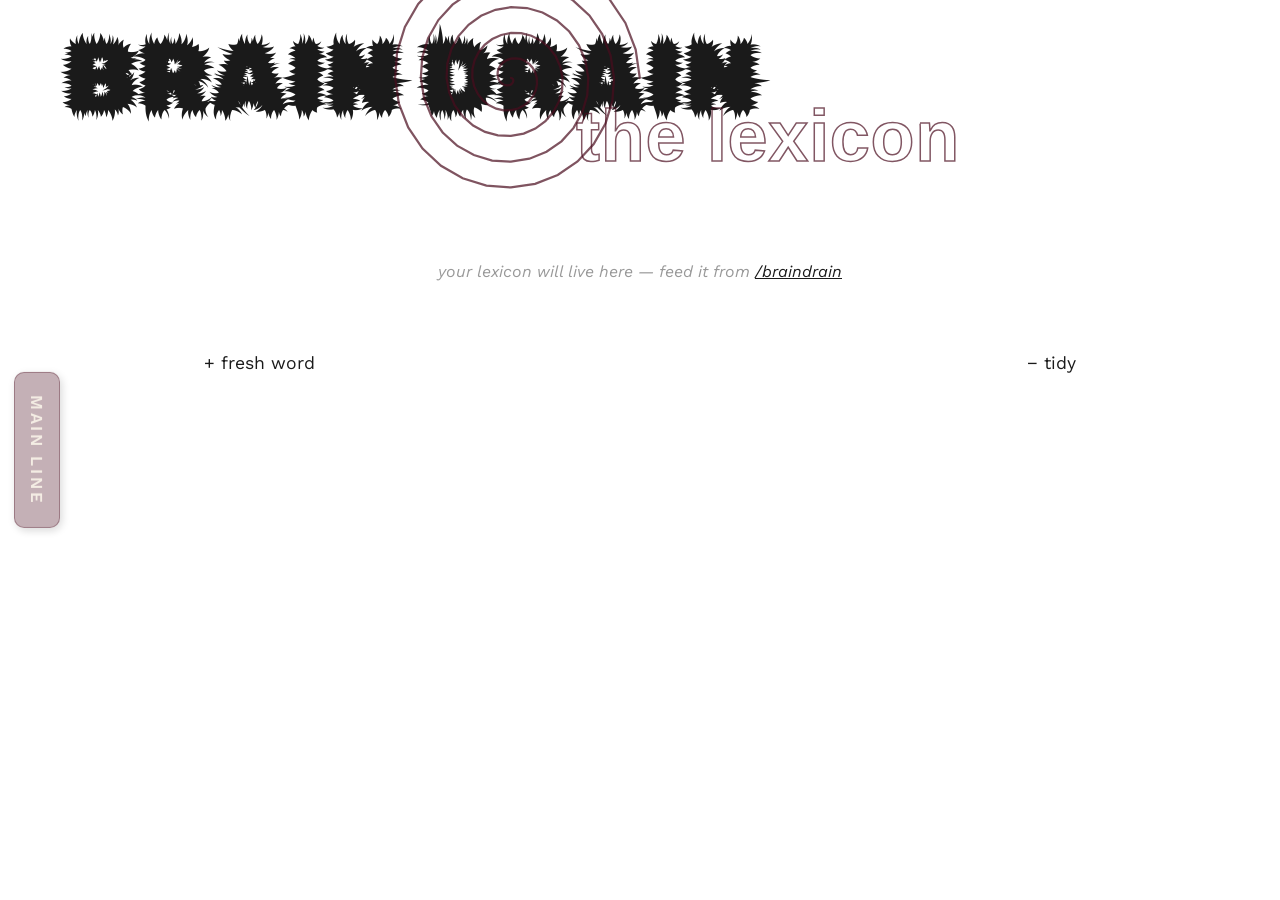
<file: braindrain-lexicon/index.html>
<!DOCTYPE html>
<html lang="en">
<head>
  <meta charset="UTF-8">
  <meta name="viewport" content="width=device-width, initial-scale=1.0">
  <title>brain drain · lexicon</title>
  <link rel="preconnect" href="https://fonts.googleapis.com">
  <link rel="preconnect" href="https://fonts.gstatic.com" crossorigin>
  <link href="https://fonts.googleapis.com/css2?family=Rubik+Beastly&family=Inter:wght@400;500;600&family=Work+Sans:ital,wght@0,400;0,500;0,600;1,400&display=swap" rel="stylesheet">
  <link rel="stylesheet" href="../braindrain/braindrain.css?v=22">
  <link rel="stylesheet" href="../braindrain-mainline/braindrainmain.css?v=15">
  <link rel="stylesheet" href="lexicon.css?v=5">
</head>
<body>
  <header class="bd-header">
    <div class="wordmark">
      <svg class="rings" viewBox="0 0 200 200" aria-hidden="true">
        <path id="rings-spiral" fill="none" stroke="#4a0c1e" stroke-width="1.6" stroke-linecap="round"/>
      </svg>
      <h1>brain drain</h1>
      <span class="wordmark-sub">the lexicon</span>
    </div>
  </header>

  <main class="bd-main archive-main">
    <div id="lexicon-container">
      <div id="lexicon-body">
        <p class="archive-empty">loading…</p>
      </div>
    </div>
    <div class="archive-bottom-bar">
      <a href="/braindrain?open=lex" class="link-btn bottom-link">+ fresh word</a>
      <button type="button" id="tidy-btn" class="link-btn bottom-link">− tidy</button>
    </div>
    <div class="folder-tabs folder-tabs-side folder-tabs-side-left">
      <a href="/braindrain-mainline" class="folder-tab folder-tab-side folder-tab-side-left">main line</a>
    </div>
  </main>

  <script>
    (() => {
      const path = document.getElementById('rings-spiral');
      if (!path) return;
      const cx = 100, cy = 100, maxR = 92, turns = 5, ptsPerTurn = 28;
      const total = turns * ptsPerTurn;
      let d = '';
      for (let i = 0; i <= total; i++) {
        const ratio = i / total;
        const angle = ratio * turns * 2 * Math.PI;
        const r = ratio * maxR;
        const x = (cx + r * Math.cos(angle)).toFixed(2);
        const y = (cy + r * Math.sin(angle)).toFixed(2);
        d += (i === 0 ? `M ${x} ${y}` : ` L ${x} ${y}`);
      }
      path.setAttribute('d', d);
    })();

    // Click the swirl → swirl spirals into itself → navigate to the input.
    (() => {
      const swirl = document.querySelector('.rings');
      if (!swirl) return;
      swirl.classList.add('clickable');
      swirl.setAttribute('role', 'link');
      swirl.setAttribute('aria-label', 'back to brain drain');
      swirl.setAttribute('tabindex', '0');
      let draining = false;
      const drain = () => {
        if (draining) return;
        draining = true;
        swirl.classList.add('draining');
        const main = document.querySelector('main');
        if (main) {
          const s = swirl.getBoundingClientRect();
          const m = main.getBoundingClientRect();
          main.style.transformOrigin =
            (s.left + s.width / 2 - m.left) + 'px ' +
            (s.top + s.height / 2 - m.top) + 'px';
          main.classList.add('draining-content');
        }
        setTimeout(() => { window.location.href = '/braindrain'; }, 820);
      };
      swirl.addEventListener('click', drain);
      swirl.addEventListener('keydown', (e) => {
        if (e.key === 'Enter' || e.key === ' ') { e.preventDefault(); drain(); }
      });
    })();
  </script>

  <script src="lexicon.js?v=6"></script>
</body>
</html>
</file>
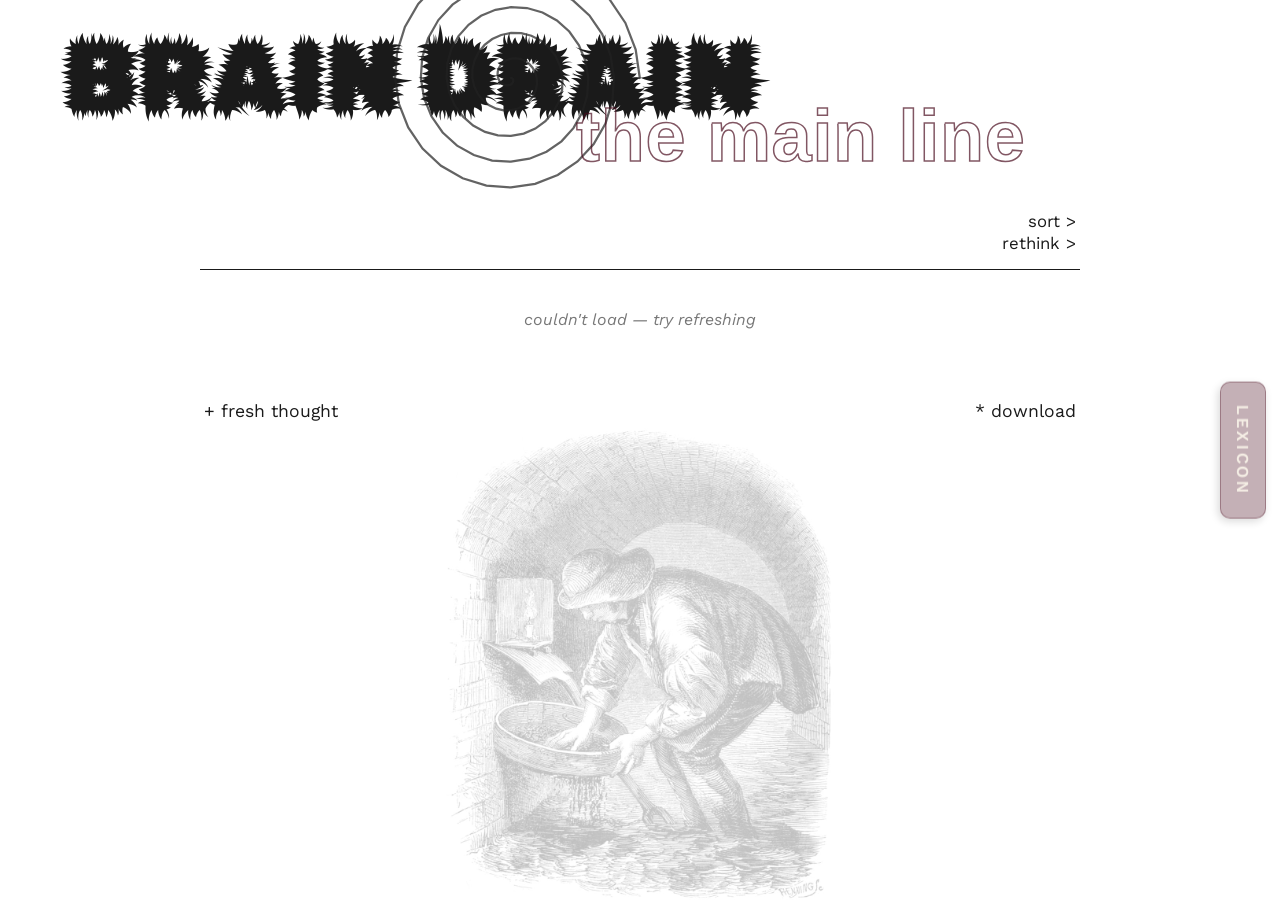
<file: braindrain-mainline/index.html>
<!DOCTYPE html>
<html lang="en">
<head>
  <meta charset="UTF-8">
  <meta name="viewport" content="width=device-width, initial-scale=1.0">
  <title>brain drain · main line</title>
  <link rel="preconnect" href="https://fonts.googleapis.com">
  <link rel="preconnect" href="https://fonts.gstatic.com" crossorigin>
  <link href="https://fonts.googleapis.com/css2?family=Rubik+Beastly&family=Inter:wght@400;500;600&family=Work+Sans:ital,wght@0,400;0,500;0,600;1,400&display=swap" rel="stylesheet">
  <link rel="stylesheet" href="../braindrain/braindrain.css?v=22">
  <link rel="stylesheet" href="braindrainmain.css?v=15">
</head>
<body>
  <header class="bd-header">
    <div class="wordmark">
      <svg class="rings" viewBox="0 0 200 200" aria-hidden="true">
        <path id="rings-spiral" fill="none" stroke="#222" stroke-width="1.6" stroke-linecap="round"/>
      </svg>
      <h1>brain drain</h1>
      <span class="wordmark-sub">the main line</span>
    </div>
  </header>

  <main class="bd-main archive-main">
    <div id="archive-container">
      <div class="archive-controls">
        <div class="control-wrap">
          <button type="button" id="sort-by-btn" class="link-btn">sort &gt;</button>
          <div id="sort-by-menu" class="sort-menu" hidden></div>
        </div>
        <button type="button" id="rethink-btn" class="link-btn">rethink &gt;</button>
      </div>
      <div id="archive-body">
        <p class="archive-empty">loading…</p>
      </div>
    </div>
    <div class="archive-bottom-bar">
      <a href="/braindrain" class="link-btn bottom-link">+ fresh thought</a>
      <div class="bottom-right-stack">
        <button type="button" id="download-btn" class="link-btn bottom-link">* download</button>
        <a id="sheet-link" class="bottom-sheet-link" href="#" target="_blank" rel="noopener" hidden>&gt; view sheet</a>
      </div>
    </div>
    <div class="folder-tabs folder-tabs-side">
      <a href="/braindrain-lexicon" class="folder-tab folder-tab-side">lexicon</a>
    </div>
  </main>

  <script>
    (() => {
      const path = document.getElementById('rings-spiral');
      if (!path) return;
      const cx = 100, cy = 100, maxR = 92, turns = 5, ptsPerTurn = 28;
      const total = turns * ptsPerTurn;
      let d = '';
      for (let i = 0; i <= total; i++) {
        const ratio = i / total;
        const angle = ratio * turns * 2 * Math.PI;
        const r = ratio * maxR;
        const x = (cx + r * Math.cos(angle)).toFixed(2);
        const y = (cy + r * Math.sin(angle)).toFixed(2);
        d += (i === 0 ? `M ${x} ${y}` : ` L ${x} ${y}`);
      }
      path.setAttribute('d', d);
    })();

    // Click the swirl → swirl spirals into itself → navigate to the input.
    (() => {
      const swirl = document.querySelector('.rings');
      if (!swirl) return;
      swirl.classList.add('clickable');
      swirl.setAttribute('role', 'link');
      swirl.setAttribute('aria-label', 'back to brain drain');
      swirl.setAttribute('tabindex', '0');
      let draining = false;
      const drain = () => {
        if (draining) return;
        draining = true;
        // Swirl spins dramatically while the page below tilts and grays out,
        // all spiraling toward the swirl's center like a real drain.
        swirl.classList.add('draining');
        const s = swirl.getBoundingClientRect();
        const cx = s.left + s.width / 2;
        const cy = s.top + s.height / 2;
        const targets = [
          document.querySelector('main'),
          document.querySelector('.sewer-hunter'),
        ].filter(Boolean);
        targets.forEach(el => {
          const r = el.getBoundingClientRect();
          el.style.transformOrigin = (cx - r.left) + 'px ' + (cy - r.top) + 'px';
          el.classList.add('draining-content');
        });
        setTimeout(() => { window.location.href = '/braindrain'; }, 820);
      };
      swirl.addEventListener('click', drain);
      swirl.addEventListener('keydown', (e) => {
        if (e.key === 'Enter' || e.key === ' ') { e.preventDefault(); drain(); }
      });
    })();
  </script>

  <img src="sewer-hunter.jpg" class="sewer-hunter" alt="" aria-hidden="true">

  <script src="braindrainmain.js?v=6"></script>
</body>
</html>
</file>
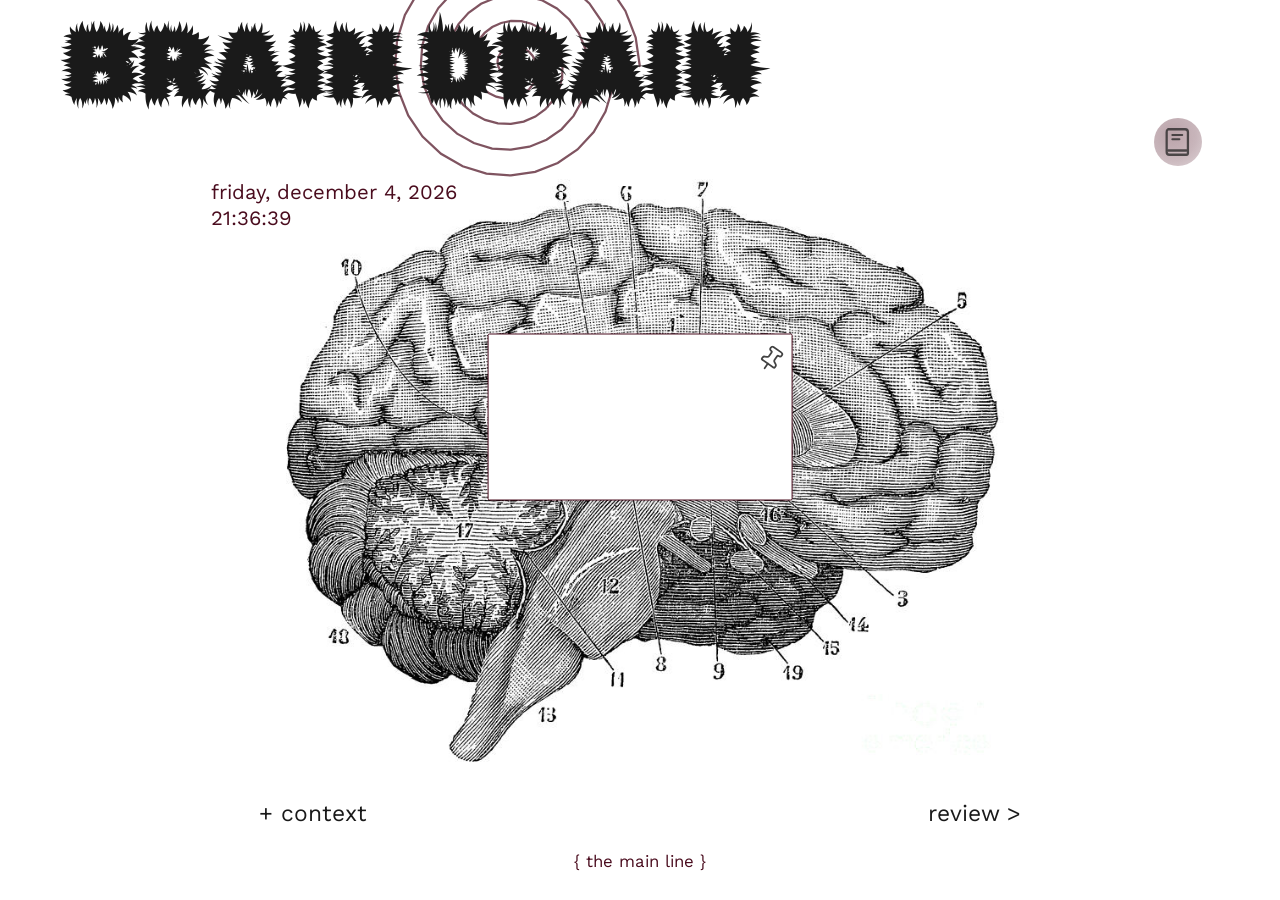
<file: braindrain/index.html>
<!DOCTYPE html>
<html lang="en">
<head>
  <meta charset="UTF-8">
  <meta name="viewport" content="width=device-width, initial-scale=1.0">
  <title>brain drain</title>
  <link rel="preconnect" href="https://fonts.googleapis.com">
  <link rel="preconnect" href="https://fonts.gstatic.com" crossorigin>
  <link href="https://fonts.googleapis.com/css2?family=Rubik+Beastly&family=Inter:wght@400;500;600&family=Work+Sans:ital,wght@0,400;0,500;0,600;1,400&display=swap" rel="stylesheet">
  <link rel="stylesheet" href="braindrain.css?v=22">
</head>
<body>
  <header class="bd-header">
    <div class="wordmark">
      <svg class="rings" viewBox="0 0 200 200" aria-hidden="true">
        <path id="rings-spiral" fill="none" stroke="#4a0c1e" stroke-width="1.6" stroke-linecap="round"/>
      </svg>
      <h1>brain drain</h1>
    </div>
  </header>

  <main class="bd-main">
    <p class="now-stamp" id="now-stamp"><span class="now-date" id="now-date"></span><span class="now-time" id="now-time"></span></p>
    <div class="stage">
      <div class="brain-frame">
        <img src="brain.jpg?v=4" class="brain" alt="" aria-hidden="true">

        <section id="compose-overlay" class="overlay">
          <div class="textbox-wrap">
            <textarea id="factoid-input" rows="4" autofocus autocapitalize="none" autocorrect="off"></textarea>
            <button type="button" id="pin-btn" class="pin-btn" aria-label="pin this thought">
              <svg class="clip" viewBox="0 0 24 24" aria-hidden="true">
                <g transform="rotate(35 12 12)">
                  <path d="M12 17v5" fill="none" stroke="#222" stroke-width="1.6" stroke-linecap="round" stroke-linejoin="round"/>
                  <path d="M9 10.76a2 2 0 0 1-1.11 1.79l-1.78.9A2 2 0 0 0 5 15.24V16a1 1 0 0 0 1 1h12a1 1 0 0 0 1-1v-.76a2 2 0 0 0-1.11-1.79l-1.78-.9A2 2 0 0 1 15 10.76V7a1 1 0 0 1 1-1 2 2 0 0 0 0-4H8a2 2 0 0 0 0 4 1 1 0 0 1 1 1z" fill="none" stroke="#222" stroke-width="1.6" stroke-linecap="round" stroke-linejoin="round"/>
                </g>
              </svg>
              <span class="pin-count" id="pin-count" hidden>0</span>
            </button>
          </div>
        </section>

        <section id="review-overlay" class="overlay" hidden>
          <div class="review-card">
            <button type="button" id="card-delete-btn" class="card-delete" aria-label="discard this card">&times;</button>
            <div class="review-counter" id="review-counter" hidden></div>
            <div class="review-stamp" id="review-stamp"></div>
            <div class="review-text" id="review-text"></div>
            <div class="review-context" id="review-context" hidden></div>
          </div>
        </section>

        <section id="saved-overlay" class="overlay" hidden>
          <div class="textbox-wrap saved-card">
            <div class="saved-message">stay curious</div>
          </div>
        </section>
      </div>
    </div>

    <div class="actions">
      <div id="compose-actions" class="action-row">
        <div class="left-action" id="context-area">
          <button type="button" id="add-context-btn" class="link-btn">+ context</button>
        </div>
        <button type="button" id="review-btn" class="link-btn">review &gt;</button>
      </div>
      <div id="review-actions" class="action-row" hidden>
        <button type="button" id="edit-btn" class="link-btn">&lt; edit</button>
        <button type="button" id="prev-card-btn" class="link-btn" hidden>&lt; prev</button>
        <div class="sort-wrap">
          <button type="button" id="sort-btn" class="link-btn">+ sort</button>
          <div id="sort-menu" class="sort-menu" hidden></div>
        </div>
        <button type="button" id="next-card-btn" class="link-btn" hidden>next &gt;</button>
        <button type="button" id="enter-btn" class="link-btn">enter &gt;</button>
      </div>
      <div id="saved-actions" class="action-row saved-actions" hidden>
        <button type="button" id="new-thought-btn" class="link-btn">+ fresh thought</button>
      </div>
    </div>

    <a href="/braindrain-mainline" class="bottom-mainline">{ the main line }</a>

    <p id="status" class="bd-status" hidden></p>
  </main>

  <button type="button" id="book-btn" class="book-btn" aria-label="add a word to lexicon">
    <svg viewBox="0 0 24 24" aria-hidden="true" class="book-icon">
      <path d="M5 3h12a2 2 0 0 1 2 2v15a1 1 0 0 1-1 1H6a2 2 0 0 1-2-2V5a2 2 0 0 1 1-2z" fill="none" stroke="#222" stroke-width="1.6" stroke-linecap="round" stroke-linejoin="round"/>
      <path d="M5 18h13" fill="none" stroke="#222" stroke-width="1.6" stroke-linecap="round"/>
      <path d="M8 7h7M8 10h5" fill="none" stroke="#222" stroke-width="1.4" stroke-linecap="round"/>
    </svg>
    <span id="book-resize" class="book-resize" role="button" aria-label="drag to resize">
      <svg viewBox="0 0 10 10" aria-hidden="true">
        <path d="M2 8 L8 2 M5 8 L8 8 L8 5 M2 5 L2 2 L5 2" fill="none" stroke="#fff" stroke-width="1.4" stroke-linecap="round" stroke-linejoin="round"/>
      </svg>
    </span>
  </button>

  <div id="lex-modal" class="lex-modal" hidden>
    <div class="lex-backdrop" id="lex-backdrop"></div>
    <div class="lex-card" role="dialog" aria-label="add a new word">
      <button type="button" id="lex-close" class="lex-close" aria-label="close">&times;</button>
      <div class="lex-title">fresh word</div>
      <input type="text" id="lex-input" class="lex-input" placeholder="feed me" autocapitalize="none" autocorrect="off" spellcheck="false"/>
      <div id="lex-preview" class="lex-preview" hidden></div>
      <div id="lex-status" class="lex-status" hidden></div>
      <div id="lex-manual" class="lex-manual" hidden>
        <div class="lex-manual-prompt" id="lex-manual-prompt"></div>
        <textarea id="lex-manual-input" class="lex-manual-input" rows="3" placeholder="what does it mean to you?" autocapitalize="sentences"></textarea>
        <div class="lex-manual-actions">
          <button type="button" id="lex-manual-save" class="link-btn">+ pin with this</button>
          <button type="button" id="lex-manual-skip" class="link-btn lex-skip">skip</button>
        </div>
      </div>
      <div class="lex-actions" id="lex-actions">
        <button type="button" id="lex-add" class="link-btn lex-add" aria-label="add another word">+</button>
        <span id="lex-queue-count" class="lex-queue-count" hidden></span>
        <button type="button" id="lex-enter" class="link-btn lex-enter" aria-label="enter all words">&gt;</button>
      </div>
    </div>
  </div>

  <script src="braindrain.js?v=24"></script>
</body>
</html>
</file>
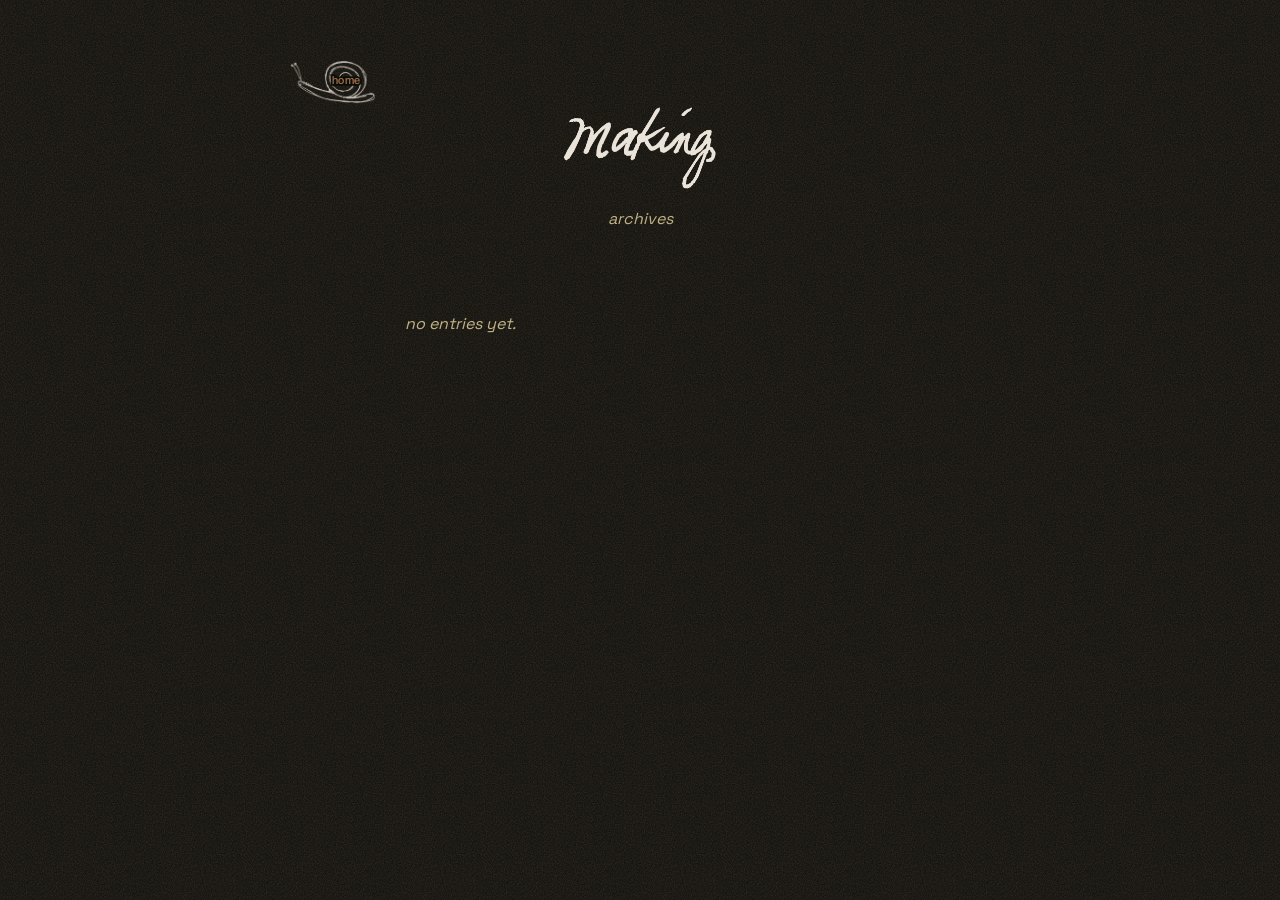
<file: making-archive/index.html>
<!DOCTYPE html>
<html lang="en">
<head>
  <meta charset="UTF-8">
  <meta name="viewport" content="width=device-width, initial-scale=1.0">
  <title>making · past projects · ellie centeno</title>
  <meta name="description" content="archive of ellie's making / craft projects">
  <link rel="stylesheet" href="../style.css?v=121">
  <link rel="stylesheet" href="../archive.css?v=5">
  <link rel="stylesheet" href="../photobox.css?v=5">
  <link rel="stylesheet" href="../photozoom.css?v=3">
</head>
<body class="archive" data-type="making">
  <header class="archive-header">
    <a class="archive-back snail-home" href="../" title="home"><img src="../icons/snail.png?v=1" alt=""><span>home</span></a>
    <div class="archive-title">
      <img class="section-label-img" src="../labels/making.png?v=2" alt="making">
      <span class="archive-subtitle">archives</span>
    </div>
  </header>

  <div class="archive-list" id="archive-list"></div>

  <script src="../studio-config.js?v=1"></script>
  <script src="../studio-render.js?v=5"></script>
  <script src="../photozoom.js?v=1"></script>
  <script src="../photobox.js?v=3"></script>
  <script src="../gallery.js?v=6"></script>
</body>
</html>
</file>
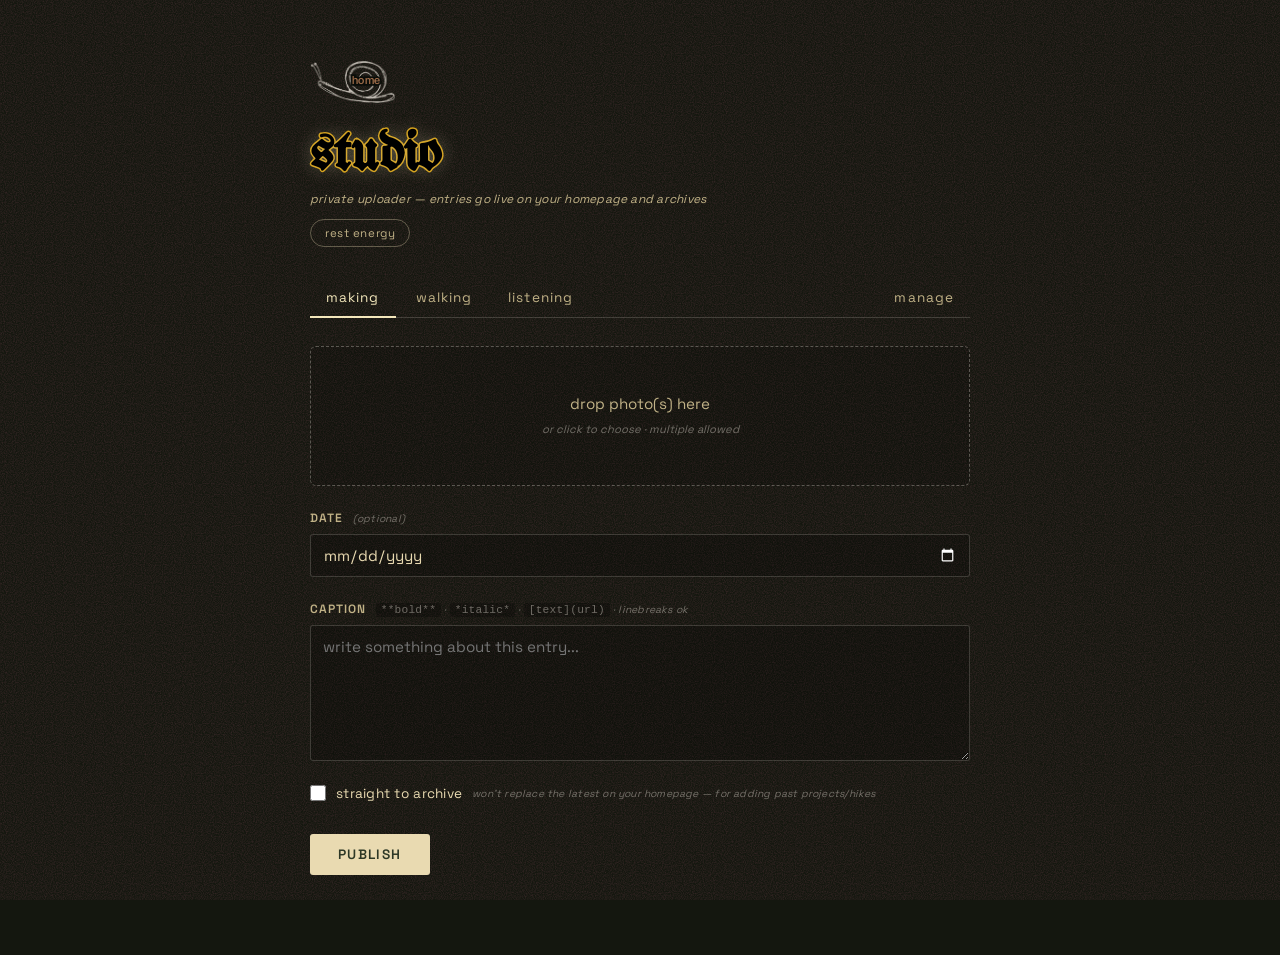
<file: studio/index.html>
<!DOCTYPE html>
<html lang="en">
<head>
  <meta charset="UTF-8">
  <meta name="viewport" content="width=device-width, initial-scale=1.0">
  <title>studio · ellie centeno</title>
  <meta name="robots" content="noindex,nofollow">
  <link rel="stylesheet" href="../style.css?v=121">
  <link rel="stylesheet" href="studio.css?v=7">
</head>
<body class="studio">
  <header class="studio-header">
    <a class="back-link snail-home" href="../" title="home"><img src="../icons/snail.png?v=1" alt=""><span>home</span></a>
    <h1 class="studio-title">studio</h1>
    <p class="studio-sub">private uploader — entries go live on your homepage and archives</p>
    <p class="studio-tools">
      <a href="../rest-energy/arrange.html">rest energy</a>
    </p>
  </header>

  <div class="mode-tabs" role="tablist">
    <button class="mode-tab active" data-mode="making" role="tab">making</button>
    <button class="mode-tab" data-mode="walking" role="tab">walking</button>
    <button class="mode-tab" data-mode="listening" role="tab">listening</button>
    <button class="mode-tab mode-tab-manage" data-mode="manage" role="tab">manage</button>
  </div>

  <form class="entry-form" id="entry-form">
    <div class="edit-banner" id="edit-banner" hidden>
      <span>editing an entry — changes replace the original.</span>
      <button type="button" id="cancel-edit" class="cancel-edit">cancel</button>
    </div>
    <!-- photo upload zone -->
    <label class="upload-zone" for="photo-input">
      <span class="upload-zone-text">
        drop photo(s) here<br>
        <span class="upload-zone-hint">or click to choose · multiple allowed</span>
      </span>
      <input id="photo-input" type="file" accept="image/*" multiple hidden>
    </label>
    <div class="photo-previews" id="photo-previews"></div>

    <!-- date -->
    <div class="form-row">
      <label for="date-input">date <span class="optional" id="date-optional">(optional)</span></label>
      <input id="date-input" type="date" name="date">
    </div>

    <!-- alltrails link, walking only -->
    <div class="form-row mode-only mode-only-walking">
      <label for="link-input">alltrails link <span class="optional">(optional)</span></label>
      <input id="link-input" type="url" name="link" placeholder="https://www.alltrails.com/...">
    </div>

    <!-- state, walking only — drops a pin on the map -->
    <div class="form-row mode-only mode-only-walking">
      <label for="state-input">state
        <span class="hint">drops a pin on this state's map</span>
      </label>
      <select id="state-input" name="state">
        <option value="">— pick a state —</option>
      </select>
    </div>

    <!-- caption -->
    <div class="form-row">
      <label for="caption-input">
        caption
        <span class="hint"><code>**bold**</code> · <code>*italic*</code> · <code>[text](url)</code> · linebreaks ok</span>
      </label>
      <textarea id="caption-input" name="caption" rows="5" placeholder="write something about this entry..."></textarea>
    </div>

    <!-- straight to archive: for backfilling past projects/hikes -->
    <div class="form-row form-row-check">
      <label class="check-label" for="archive-only-input">
        <input id="archive-only-input" type="checkbox" name="archiveOnly">
        straight to archive
        <span class="hint">won't replace the latest on your homepage — for adding past projects/hikes</span>
      </label>
    </div>

    <div class="form-actions">
      <button type="submit" class="publish-btn">publish</button>
      <span class="form-status" id="form-status"></span>
    </div>
  </form>

  <section class="manage-panel" id="manage-panel" hidden>
    <p class="manage-status" id="manage-status">loading your entries…</p>
    <div class="manage-list" id="manage-list"></div>
  </section>

  <section class="listen-panel" id="listen-panel" hidden>
    <p class="listen-intro">what shows under <em>listening</em> on your homepage, left to right.
      paste any audio link: album, playlist, song, radio show, mix. spotify, bandcamp, soundcloud, nts, youtube, anything.</p>
    <form class="listen-add" id="listen-add">
      <input id="listen-url" type="url" placeholder="https://..." autocomplete="off" required>
      <button type="submit" class="listen-add-btn">add</button>
    </form>
    <p class="manage-status" id="listen-status" hidden></p>
    <div class="listen-list" id="listen-list"></div>
    <div class="form-actions">
      <button type="button" class="publish-btn" id="listen-publish">publish</button>
      <span class="form-status" id="listen-publish-status"></span>
    </div>
  </section>

  <script src="../studio-config.js?v=1"></script>
  <script src="../studio-render.js?v=5"></script>
  <script src="studio.js?v=6"></script>
  <script src="listening.js?v=4"></script>
</body>
</html>
</file>
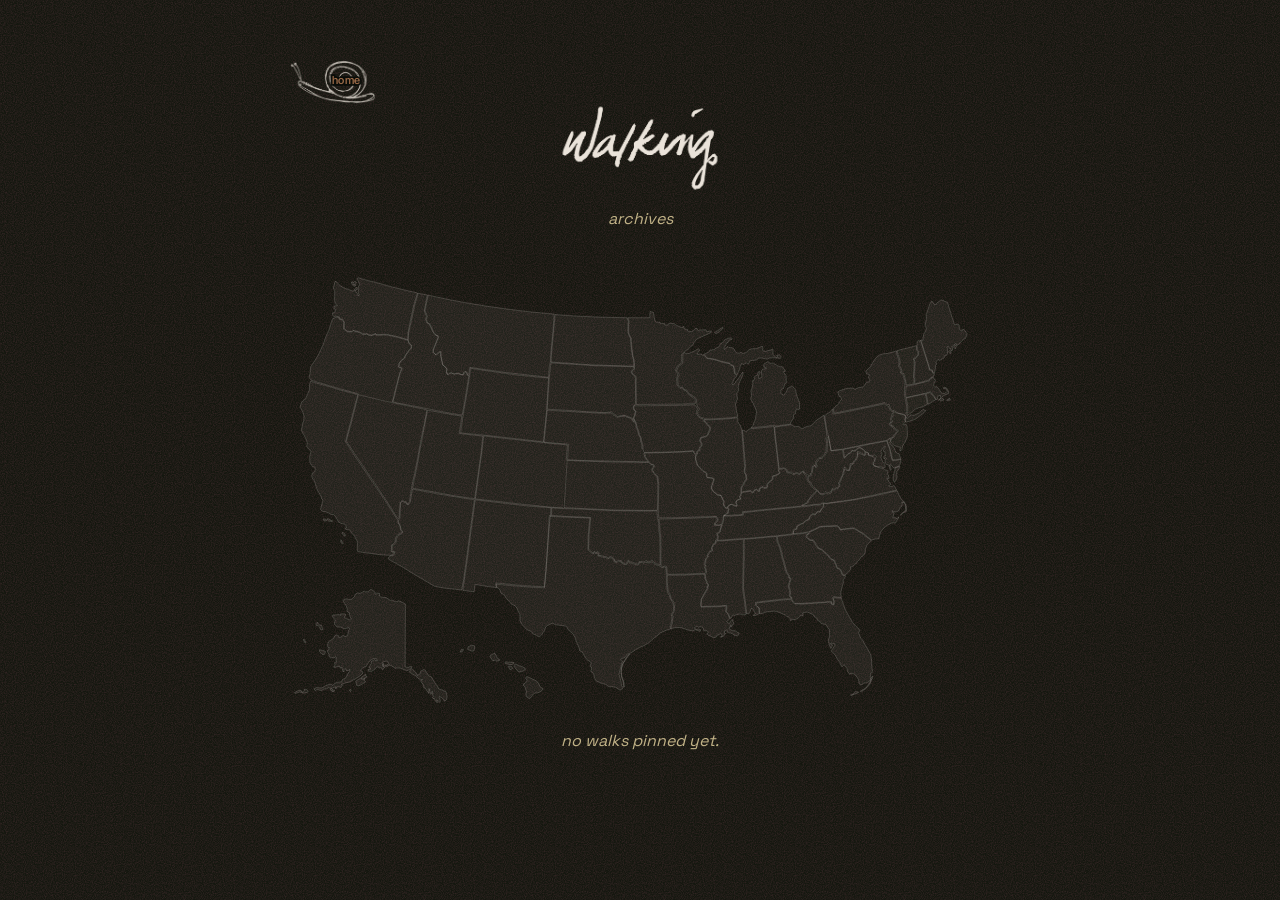
<file: walking-archive/index.html>
<!DOCTYPE html>
<html lang="en">
<head>
  <meta charset="UTF-8">
  <meta name="viewport" content="width=device-width, initial-scale=1.0">
  <title>walking · past hikes · ellie centeno</title>
  <meta name="description" content="archive of ellie's walking / hiking entries">
  <link rel="stylesheet" href="../style.css?v=121">
  <link rel="stylesheet" href="../archive.css?v=5">
  <link rel="stylesheet" href="../photobox.css?v=5">
  <link rel="stylesheet" href="../photozoom.css?v=3">
</head>
<body class="archive" data-type="walking">
  <header class="archive-header">
    <a class="archive-back snail-home" href="../" title="home"><img src="../icons/snail.png?v=1" alt=""><span>home</span></a>
    <div class="archive-title">
      <img class="section-label-img" src="../labels/walking.png?v=3" alt="walking">
      <span class="archive-subtitle">archives</span>
    </div>
  </header>

  <div class="walk-map" id="walk-map"></div>
  <p class="walk-empty" id="walk-empty" hidden>no walks pinned yet.</p>

  <script src="../studio-config.js?v=1"></script>
  <script src="../studio-render.js?v=5"></script>
  <script src="../photozoom.js?v=1"></script>
  <script src="../photobox.js?v=3"></script>
  <script src="../walkmap.js?v=5"></script>
</body>
</html>
</file>
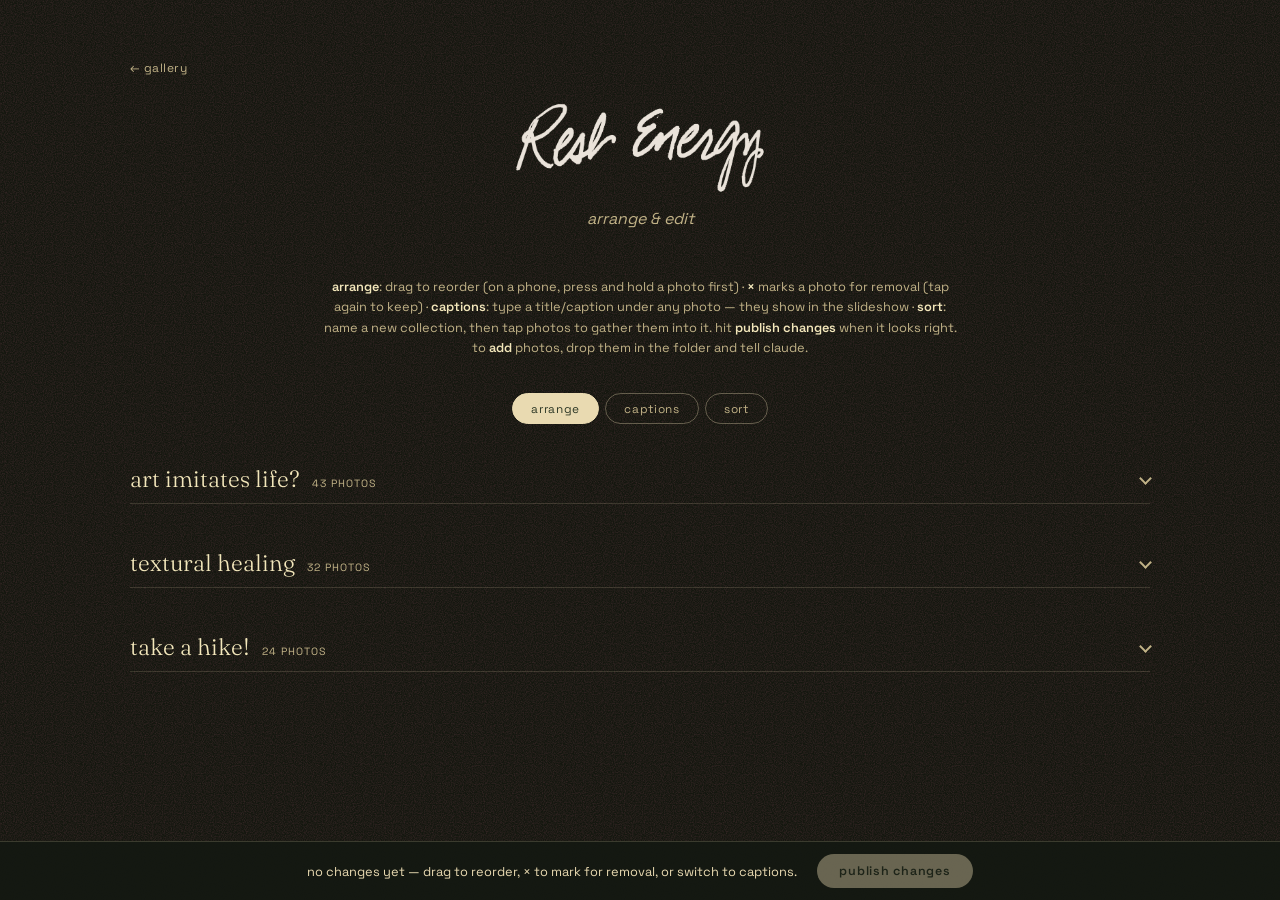
<file: rest-energy/arrange.html>
<!DOCTYPE html>
<html lang="en">
<head>
  <meta charset="UTF-8">
  <meta name="viewport" content="width=device-width, initial-scale=1.0">
  <title>arrange · rest energy · ellie</title>
  <meta name="robots" content="noindex,nofollow">
  <link rel="stylesheet" href="../style.css?v=111">
  <link rel="stylesheet" href="../rest-energy.css?v=22">
  <link rel="stylesheet" href="arrange.css?v=9">
</head>
<body class="rest-energy arrange">
  <header class="re-header">
    <a class="re-back" href="./">&larr; gallery</a>
    <div class="re-title">
      <img class="section-label-img" src="../labels/rest-energy.png?v=2" alt="rest energy">
      <span class="re-subtitle">arrange &amp; edit</span>
    </div>
  </header>

  <p class="arr-help">
    <strong>arrange</strong>: drag to reorder (on a phone, press and hold a photo first) ·
    <strong>×</strong> marks a photo for removal (tap again to keep) ·
    <strong>captions</strong>: type a title/caption under any photo — they show in the slideshow ·
    <strong>sort</strong>: name a new collection, then tap photos to gather them into it.
    hit <strong>publish changes</strong> when it looks right.
    to <strong>add</strong> photos, drop them in the folder and tell claude.
  </p>

  <div id="arr-collections"></div>

  <script src="../studio-config.js?v=1"></script>
  <script src="arrange.js?v=6"></script>
</body>
</html>
</file>
<file: braindrain/braindrain.css>
[hidden] { display: none !important; }

* {
  box-sizing: border-box;
  margin: 0;
  padding: 0;
}

:root {
  --brain-w: min(82%, 1000px, calc(70vh * 900 / 744));
}

body {
  font-family: "Work Sans", "Helvetica Neue", Helvetica, Arial, sans-serif;
  background: #ffffff;
  color: #1a1a1a;
  min-height: 100vh;
  padding: 16px 56px 24px;
  text-transform: lowercase;
}

.bd-header {
  display: flex;
  justify-content: space-between;
  align-items: flex-start;
  gap: 24px;
  max-width: 1280px;
  margin: 0 auto;
}

.wordmark {
  position: relative;
  display: inline-block;
}

.rings {
  position: absolute;
  top: 50%;
  left: 64%;
  transform: translate(-50%, -50%);
  width: 280px;
  height: 280px;
  z-index: 2;
  opacity: 0.7;
  pointer-events: none;
}

.wordmark h1 {
  position: relative;
  z-index: 3;
  font-family: "Rubik Beastly", "Bagel Fat One", sans-serif;
  font-size: 6.25rem;
  font-weight: 400;
  line-height: 1;
  color: #1a1a1a;
  letter-spacing: 0.01em;
  padding: 0 8px;
  white-space: nowrap;
  text-transform: uppercase;
}

/* On pages where the swirl acts as a "return home" link (lexicon, main line),
   JS adds .clickable so the rings catch pointer events and signal interaction. */
.rings.clickable {
  pointer-events: auto;
  cursor: pointer;
  z-index: 4;
  transition: opacity 0.18s ease, transform 0.2s ease;
}

.rings.clickable:hover {
  opacity: 1;
  transform: translate(-50%, -50%) rotate(40deg);
}

/* "drain" exit animations — clicking the swirl plays two synchronized
   animations: the swirl spirals dramatically (4 full turns) while the
   page contents tilt and fade like water swirling down a drain. */
.rings.draining {
  animation: swirl-drain 0.85s cubic-bezier(0.5, 0, 0.95, 0.35) forwards;
  pointer-events: none;
}

@keyframes swirl-drain {
  0% {
    transform: translate(-50%, -50%) rotate(0) scale(1);
    opacity: 0.7;
  }
  100% {
    transform: translate(-50%, -50%) rotate(1440deg) scale(0);
    opacity: 0;
  }
}

.draining-content {
  animation: drain-content 0.85s cubic-bezier(0.55, 0, 0.95, 0.4) forwards;
  pointer-events: none;
}

@keyframes drain-content {
  0% {
    transform: rotate(0) scale(1);
    opacity: 1;
  }
  60% {
    opacity: 0.85;
  }
  100% {
    transform: rotate(900deg) scale(0);
    opacity: 0;
  }
}

@media (prefers-reduced-motion: reduce) {
  .rings.draining,
  .draining-content {
    animation: drain-reduced 0.25s ease-out forwards;
  }
  @keyframes drain-reduced {
    to { opacity: 0; }
  }
}

.main-line {
  font-size: 1.375rem;
  color: #1a1a1a;
  text-decoration: none;
  margin-top: 18px;
  white-space: nowrap;
}

.main-line:hover {
  text-decoration: underline;
  font-style: italic;
}

.bd-main {
  position: relative;
  margin: 36px auto 0;
  max-width: 1280px;
}

.stage {
  position: relative;
  display: flex;
  justify-content: center;
  width: 100%;
}

.brain-frame {
  position: relative;
  width: var(--brain-w);
  aspect-ratio: 900 / 744;
}

.now-stamp {
  position: absolute;
  top: 28px;
  left: 0;
  font-size: 1.275rem;
  color: #4a0c1e;
  z-index: 4;
  text-align: left;
  line-height: 1.25;
  cursor: grab;
  user-select: none;
  touch-action: none;
  -webkit-user-select: none;
  padding: 4px 6px;
  margin: -4px -6px;
  border-radius: 6px;
  transition: background 0.15s ease;
}

.now-stamp:hover {
  background: rgba(74, 12, 30, 0.06);
}

.now-stamp.dragging {
  cursor: grabbing;
  background: rgba(74, 12, 30, 0.1);
}

.now-stamp .now-date,
.now-stamp .now-time {
  display: block;
  white-space: nowrap;
}

.brain {
  position: absolute;
  inset: 0;
  width: 100%;
  height: 100%;
  object-fit: contain;
  user-select: none;
}

.overlay {
  position: absolute;
  inset: 0;
  pointer-events: none;
}

.textbox-wrap {
  position: absolute;
  left: 50%;
  top: 42%;
  transform: translate(-50%, -50%);
  width: min(40%, 360px);
  background: #ffffff;
  border: 1.5px solid #4a0c1e;
  border-radius: 2px;
  box-shadow: 4px 4px 0 rgba(0, 0, 0, 0.05);
  pointer-events: auto;
}

#factoid-input {
  width: 100%;
  border: none;
  outline: none;
  background: transparent;
  font-family: inherit;
  font-size: 1.275rem;
  line-height: 1.5;
  padding: 14px 36px 14px 16px;
  resize: none;
  color: #1a1a1a;
  text-transform: none;
  min-height: 165px;
  display: block;
}

.pin-btn {
  position: absolute;
  top: 7px;
  right: 3px;
  background: none;
  border: none;
  padding: 4px;
  cursor: pointer;
  z-index: 5;
  display: inline-flex;
  align-items: center;
  justify-content: center;
}

.clip {
  width: 27px;
  height: 27px;
  opacity: 0.85;
  display: block;
}

.pin-btn:hover .clip {
  opacity: 1;
  transform: rotate(-12deg);
  transition: transform 0.18s ease;
}

.pin-count {
  position: absolute;
  top: -2px;
  right: -2px;
  background: #4a0c1e;
  color: #fff;
  font-size: 0.65rem;
  font-weight: 600;
  border-radius: 50%;
  width: 16px;
  height: 16px;
  display: flex;
  align-items: center;
  justify-content: center;
  line-height: 1;
  text-transform: none;
}

@keyframes pin-out {
  0% { transform: translate(-50%, -50%) rotate(0deg); opacity: 1; }
  100% { transform: translate(-50%, -180%) rotate(-4deg); opacity: 0; }
}

@keyframes pin-in {
  0% { transform: translate(-50%, 80%) rotate(2deg); opacity: 0; }
  100% { transform: translate(-50%, -50%) rotate(0deg); opacity: 1; }
}

.textbox-wrap.pin-out {
  animation: pin-out 0.32s ease-in forwards;
}

.textbox-wrap.pin-in {
  animation: pin-in 0.32s ease-out forwards;
}

.review-counter {
  font-size: 0.85rem;
  color: #4a0c1e;
  font-style: italic;
  margin-bottom: 6px;
  text-transform: lowercase;
}

.card-delete {
  position: absolute;
  top: 6px;
  right: 8px;
  background: none;
  border: none;
  font-family: inherit;
  font-size: 1.1rem;
  line-height: 1;
  color: #999;
  cursor: pointer;
  padding: 4px 6px;
  z-index: 5;
}

.card-delete:hover {
  color: #4a0c1e;
}

.review-card { position: relative; }

.actions {
  margin-top: 12px;
  display: flex;
  justify-content: center;
}

.action-row {
  width: var(--brain-w);
  display: flex;
  justify-content: space-between;
  align-items: center;
  gap: 16px;
}

.left-action {
  display: flex;
  align-items: center;
  gap: 10px;
}

.link-btn {
  font-family: inherit;
  font-size: 1.425rem;
  background: none;
  border: none;
  color: #1a1a1a;
  padding: 6px 0;
  cursor: pointer;
  text-transform: lowercase;
  white-space: nowrap;
  flex-shrink: 0;
}

.link-btn:hover {
  text-decoration: underline;
  font-style: italic;
}

#context-input-wrap {
  display: inline-flex;
  align-items: center;
  gap: 8px;
}

#context-input {
  font-family: inherit;
  font-size: 1.225rem;
  width: 220px;
  max-width: 100%;
  min-width: 0;
  border: none;
  border-bottom: 1.5px solid #1a1a1a;
  background: transparent;
  padding: 4px 4px 6px;
  outline: none;
  text-transform: none;
  color: #1a1a1a;
}

#context-input-wrap {
  min-width: 0;
}

.left-action {
  min-width: 0;
}

#context-counter {
  font-size: 0.945rem;
  color: #777;
  font-variant-numeric: tabular-nums;
}

.context-cancel {
  background: none;
  border: none;
  color: #777;
  cursor: pointer;
  font-size: 1.175rem;
  padding: 4px;
  line-height: 1;
}

.context-cancel:hover {
  color: #1a1a1a;
  font-style: italic;
}

/* sort dropdown */
.sort-wrap {
  position: relative;
}

.sort-menu {
  position: absolute;
  top: calc(100% + 8px);
  left: 50%;
  transform: translateX(-50%);
  min-width: 180px;
  background: #ffffff;
  border: 1.5px solid #1a1a1a;
  border-radius: 2px;
  box-shadow: 4px 4px 0 rgba(0, 0, 0, 0.05);
  z-index: 20;
  display: flex;
  flex-direction: column;
}

.sort-menu-item {
  font-family: inherit;
  font-size: 1.1rem;
  background: none;
  border: none;
  padding: 10px 16px;
  cursor: pointer;
  text-align: left;
  color: #1a1a1a;
  text-transform: lowercase;
  border-bottom: 1px solid #eee;
}

.sort-menu-item:last-child { border-bottom: none; }

.sort-menu-item.active {
  font-weight: 700;
}

#sort-btn.has-selection {
  font-weight: 700;
}

.sort-menu-item:hover {
  background: #faf6f1;
  font-style: italic;
}

.sort-menu-item.sort-add {
  color: #555;
}

.sort-add-input {
  font-family: inherit;
  font-size: 1.1rem;
  border: none;
  padding: 10px 16px;
  outline: none;
  text-transform: none;
  color: #1a1a1a;
  width: 100%;
}

/* review state */
.review-card {
  position: absolute;
  left: 50%;
  top: 42%;
  transform: translate(-50%, -50%);
  width: min(58%, 520px);
  background: #ffffff;
  border: 1.5px solid #1a1a1a;
  border-radius: 2px;
  padding: 18px 20px;
  box-shadow: 4px 4px 0 rgba(0, 0, 0, 0.05);
  pointer-events: auto;
}

.review-stamp {
  font-size: 1.125rem;
  color: #555;
  margin-bottom: 10px;
  font-style: italic;
}

.review-text {
  font-size: 1.325rem;
  line-height: 1.5;
  color: #1a1a1a;
  white-space: pre-wrap;
  text-transform: none;
}

.review-context {
  margin-top: 12px;
  padding-top: 10px;
  border-top: 1px dashed #999;
  font-size: 1.175rem;
  color: #555;
  text-transform: none;
  font-style: italic;
}

.bd-status {
  margin-top: 16px;
  text-align: center;
  font-size: 1.125rem;
  color: #555;
  font-style: italic;
}

.bd-status.bd-status-error {
  color: #b13030;
}


.saved-card {
  background: #ffffff;
}

.saved-message {
  padding: 28px 16px;
  font-size: 1.225rem;
  text-align: center;
  font-style: italic;
  color: #1a1a1a;
  text-transform: lowercase;
}

.saved-actions {
  flex-direction: column;
  align-items: center;
  justify-content: center !important;
  gap: 8px;
}

.bottom-mainline {
  display: block;
  text-align: center;
  margin-top: 18px;
  font-size: 1.05rem;
  color: #4a0c1e;
  text-decoration: none;
}

.bottom-mainline:hover {
  text-decoration: underline;
  font-style: italic;
}

a:hover {
  font-style: italic;
}

.book-btn {
  position: fixed;
  top: 118px;
  right: 78px;
  width: 48px;
  height: 48px;
  background: radial-gradient(circle at 40% 35%, rgba(74, 12, 30, 0.38) 0%, rgba(74, 12, 30, 0.3) 55%, rgba(74, 12, 30, 0.18) 100%);
  border: none;
  border-radius: 50%;
  cursor: grab;
  padding: 7px;
  z-index: 100;
  display: flex;
  align-items: center;
  justify-content: center;
  user-select: none;
  touch-action: none;
}

.book-btn.dragging { cursor: grabbing; }

.book-icon { width: 100%; height: 100%; }

.book-resize {
  position: absolute;
  right: -3px;
  bottom: -3px;
  width: 16px;
  height: 16px;
  border-radius: 50%;
  background: #4a0c1e;
  cursor: nwse-resize;
  z-index: 2;
  display: flex;
  align-items: center;
  justify-content: center;
  touch-action: none;
  opacity: 0.85;
  transition: opacity 0.15s ease;
}
.book-resize:hover { opacity: 1; }
.book-resize svg { width: 9px; height: 9px; display: block; }

.book-btn svg {
  width: 100%;
  height: 100%;
  display: block;
  opacity: 0.75;
  transition: opacity 0.15s ease, transform 0.15s ease;
}

.book-btn:hover svg {
  opacity: 1;
  transform: rotate(-4deg);
}

.lex-modal {
  position: fixed;
  inset: 0;
  z-index: 200;
  display: flex;
  align-items: center;
  justify-content: center;
}

.lex-backdrop {
  position: absolute;
  inset: 0;
  background: rgba(255, 255, 255, 0.78);
  backdrop-filter: blur(2px);
}

.lex-card {
  position: relative;
  background: #ffffff;
  border: 1.5px solid #1a1a1a;
  border-radius: 2px;
  box-shadow: 4px 4px 0 rgba(0, 0, 0, 0.05);
  padding: 24px 28px 20px;
  width: min(92%, 460px);
  max-height: 80vh;
  overflow-y: auto;
}

.lex-close {
  position: absolute;
  top: 6px;
  right: 10px;
  background: none;
  border: none;
  font-family: inherit;
  font-size: 1.4rem;
  line-height: 1;
  color: #999;
  cursor: pointer;
  padding: 4px 6px;
}

.lex-close:hover { color: #4a0c1e; }

.lex-title {
  font-size: 1.3rem;
  font-style: italic;
  color: #4a0c1e;
  margin-bottom: 14px;
  text-transform: lowercase;
}

.lex-input {
  width: 100%;
  font-family: inherit;
  font-size: 1.5rem;
  border: none;
  border-bottom: 1.5px solid #1a1a1a;
  background: transparent;
  padding: 6px 2px 8px;
  outline: none;
  text-transform: none;
  color: #1a1a1a;
}

.lex-preview {
  margin-top: 16px;
  padding-top: 14px;
  border-top: 1px dashed #999;
  font-size: 1.05rem;
  color: #1a1a1a;
  text-transform: none;
  line-height: 1.5;
}

.lex-preview .lex-pos {
  font-style: italic;
  color: #4a0c1e;
  font-size: 0.95rem;
  margin-right: 6px;
}

.lex-preview .lex-def {
  margin-bottom: 6px;
}

.lex-status {
  margin-top: 12px;
  font-size: 1rem;
  font-style: italic;
  color: #555;
  text-transform: lowercase;
}

.lex-status.lex-status-error {
  color: #b13030;
}

.lex-actions {
  margin-top: 18px;
  display: flex;
  justify-content: space-between;
  align-items: center;
}

.lex-add, .lex-enter {
  font-size: 1.75rem;
  color: #4a0c1e;
  padding: 4px 10px;
  line-height: 1;
}

.lex-queue-count {
  font-size: 0.95rem;
  color: #777;
  font-style: italic;
  text-transform: lowercase;
}

.lex-manual {
  margin-top: 14px;
  padding-top: 14px;
  border-top: 1px dashed #999;
}

.lex-manual-prompt {
  font-size: 0.95rem;
  color: #555;
  font-style: italic;
  margin-bottom: 10px;
  text-transform: lowercase;
}

.lex-manual-input {
  width: 100%;
  font-family: inherit;
  font-size: 1.1rem;
  line-height: 1.4;
  border: 1.5px solid #1a1a1a;
  background: transparent;
  padding: 10px 12px;
  resize: vertical;
  outline: none;
  text-transform: none;
  color: #1a1a1a;
  border-radius: 2px;
  box-sizing: border-box;
}

.lex-manual-actions {
  display: flex;
  gap: 18px;
  margin-top: 12px;
  align-items: center;
}

@media (max-width: 720px) {
  :root { --brain-w: 92%; }
  body { padding: 16px 14px 24px; }
  .wordmark h1 { font-size: 2.75rem; padding: 0 4px; }
  .rings { width: 110px; height: 110px; left: 60%; }
  .review-card { width: min(48%, 240px); padding: 12px 14px; }
  .bottom-mainline {
    font-size: 0.95rem;
    margin-top: 14px;
  }
  .now-stamp {
    font-size: 0.9rem;
    top: auto;
    bottom: calc(100% + 4px);
  }
  .bd-main { margin-top: 110px; }
  .link-btn { font-size: 1rem; }
  .sort-menu { min-width: 140px; }
  .sort-menu-item { font-size: 0.9rem; padding: 8px 12px; }
  .sort-add-input { font-size: 0.9rem; padding: 8px 12px; }
  .action-row { gap: 8px; }
  .textbox-wrap {
    left: 50%;
    top: 42%;
    width: min(56%, 240px);
  }
  #factoid-input { font-size: 0.85rem; min-height: 48px; padding: 8px 24px 8px 10px; }
  .saved-message { padding: 18px 12px; font-size: 1rem; }
  #context-input { font-size: 0.9rem; width: 130px; }
  #context-counter { font-size: 0.75rem; }
  .review-stamp { font-size: 0.8rem; }
  .review-text { font-size: 0.95rem; }
  .review-context { font-size: 0.85rem; }
  .bd-status { font-size: 0.95rem; }
  .clip { width: 16px; height: 16px; top: 4px; right: 4px; }
  .book-btn {
    top: 70px;
    right: 14px;
    width: 38px;
    height: 38px;
    padding: 6px;
  }
}
</file>
<file: braindrain-mainline/braindrainmain.css>
body {
  font-family: "Work Sans", "Helvetica Neue", Helvetica, Arial, sans-serif;
}

.bd-header {
  position: sticky;
  top: 0;
  background: #ffffff;
  z-index: 50;
  padding-top: 12px;
  padding-bottom: 12px;
}

.wordmark-sub {
  position: absolute;
  font-family: "Helvetica Now Text", "Helvetica Now", "Helvetica Neue", Helvetica, Arial, sans-serif;
  font-size: 4.5rem;
  font-weight: 600;
  letter-spacing: 0.01em;
  text-transform: lowercase;
  -webkit-text-stroke: 1.5px #4a0c1e;
  color: transparent;
  white-space: nowrap;
  left: 520px;
  top: 67px;
  opacity: 0.69;
  z-index: 4;
  pointer-events: none;
}

@media (max-width: 720px) {
  .wordmark-sub {
    font-size: 2rem;
    opacity: 0.69;
    -webkit-text-stroke: 1px #4a0c1e;
    left: 144px;
    top: 29px;
  }
}

.archive-main {
  margin-top: 70px;
}

.folder-tabs {
  max-width: 880px;
  margin: 14px auto 0;
  display: flex;
  justify-content: flex-end;
  padding: 0 4px;
}

.folder-tabs-left {
  justify-content: flex-start;
}

.folder-tab {
  display: inline-block;
  background: #fff;
  border: 1.5px solid #4a0c1e;
  color: #4a0c1e;
  text-decoration: none;
  font-size: 1rem;
  padding: 7px 20px 9px;
  text-transform: lowercase;
  letter-spacing: 0.02em;
  position: relative;
  z-index: 2;
  border-top: none;
  border-radius: 0 0 6px 6px;
}

.folder-tab:hover {
  font-style: italic;
  background: #faf6f1;
}

.folder-tabs-side {
  position: fixed;
  right: 14px;
  top: 50%;
  transform: translateY(-50%);
  max-width: none;
  margin: 0;
  padding: 0;
  display: block;
  z-index: 50;
}

.folder-tab-side {
  display: block;
  background: rgba(74, 12, 30, 0.32);
  border: 1.5px solid rgba(74, 12, 30, 0.32);
  color: #f4ede4;
  padding: 22px 12px;
  border-radius: 10px;
  writing-mode: vertical-rl;
  text-orientation: mixed;
  text-transform: uppercase;
  letter-spacing: 0.16em;
  font-weight: 600;
  font-size: 1.05rem;
  box-shadow: -2px 3px 8px rgba(0, 0, 0, 0.15);
  backdrop-filter: blur(2px);
  -webkit-backdrop-filter: blur(2px);
  transition: padding 0.18s ease, background 0.18s ease, border-color 0.18s ease;
}

.folder-tab-side:hover {
  padding: 22px 18px;
  background: #6a1530;
  border-color: #6a1530;
  font-style: normal;
}

.folder-tabs-side-left {
  right: auto;
  left: 14px;
}

.sort-submenu-item {
  padding-left: 28px !important;
  font-size: 0.95rem !important;
  color: #444;
}

.sort-submenu-item.active {
  font-weight: 700;
  color: #1a1a1a;
}

.pager {
  display: flex;
  justify-content: space-between;
  align-items: center;
  padding: 18px 4px 6px;
  margin-top: 8px;
  border-top: 1px solid #ddd;
}

.pager .link-btn {
  font-size: 1.05rem;
  color: #1a1a1a;
}

.pager .link-btn[disabled] {
  color: #ccc;
  cursor: default;
  pointer-events: none;
}

.pager-status {
  font-size: 0.9rem;
  color: #666;
  font-style: italic;
  text-transform: lowercase;
}

.folder-tab-side-left {
  border-radius: 10px;
  box-shadow: 2px 3px 8px rgba(0, 0, 0, 0.15);
  /* read top-to-bottom on the left so it still feels like a tab pointing out */
  writing-mode: vertical-lr;
}

#archive-container {
  margin: 0 auto;
  max-width: 880px;
}

.archive-controls {
  display: flex;
  flex-direction: column;
  align-items: flex-end;
  padding: 0 4px 14px;
  gap: 0;
  border-bottom: 1.5px solid #1a1a1a;
}

.archive-controls .link-btn {
  font-size: 1.05rem;
  padding: 2px 0;
  line-height: 1.1;
}

.control-wrap {
  position: relative;
}

.archive-controls .sort-menu {
  top: 0;
  right: calc(100% + 10px);
  left: auto;
  transform: none;
}

#rethink-btn.active {
  font-style: italic;
  font-weight: 700;
}

.archive-list {
  list-style: none;
  padding: 0;
  margin: 0;
}

.archive-entry {
  border-bottom: 1px solid #ddd;
  padding: 16px 4px;
  display: grid;
  grid-template-columns: 200px 1fr 110px;
  gap: 24px;
  text-transform: none;
}

.archive-entry .entry-time {
  font-size: 0.9rem;
  color: #666;
  font-style: italic;
  white-space: nowrap;
  padding-top: 2px;
}

.entry-time .entry-date,
.entry-time .entry-clock {
  display: block;
}

.entry-time .entry-date::after {
  content: "";
}

.archive-entry .entry-body {
  display: flex;
  flex-direction: column;
  gap: 6px;
}

.archive-entry .entry-text {
  font-size: 1.05rem;
  line-height: 1.5;
  color: #1a1a1a;
  white-space: pre-wrap;
}

.archive-entry .entry-context {
  font-size: 0.9rem;
  color: #777;
  font-style: italic;
  border-left: 2px solid #ccc;
  padding-left: 10px;
}

.archive-entry .entry-category {
  font-size: 0.9rem;
  color: #4a0c1e;
  font-style: italic;
  text-align: right;
  padding-top: 2px;
  text-transform: lowercase;
}

.archive-empty {
  text-align: center;
  padding: 40px 16px;
  font-style: italic;
  color: #777;
  text-transform: none;
}

.archive-empty a { color: #1a1a1a; }

.rethink-active .archive-entry:not(.editing) {
  cursor: pointer;
  transition: background 0.12s ease;
}

.rethink-active .archive-entry:not(.editing):hover {
  background: rgba(74, 12, 30, 0.2);
}

.archive-entry.editing { background: rgba(74, 12, 30, 0.2); }

.archive-entry.editing .entry-category { display: none; }

.archive-entry.editing .entry-edit-form {
  display: flex;
  flex-direction: column;
  gap: 8px;
}

.entry-edit-form .edit-text {
  width: 100%;
  border: 1px solid #1a1a1a;
  border-radius: 2px;
  padding: 8px 10px;
  font-family: inherit;
  font-size: 1rem;
  line-height: 1.4;
  resize: vertical;
  min-height: 50px;
  text-transform: none;
  outline: none;
  background: #fff;
}

.entry-edit-form .edit-context {
  width: 100%;
  border: none;
  border-bottom: 1px solid #999;
  padding: 4px 4px 6px;
  background: transparent;
  font-family: inherit;
  font-size: 0.95rem;
  outline: none;
  color: #1a1a1a;
  text-transform: none;
}

.entry-edit-form .edit-controls {
  display: flex;
  justify-content: space-between;
  align-items: center;
  gap: 12px;
  margin-top: 4px;
}

.entry-edit-form .edit-category {
  width: 140px;
  border: none;
  border-bottom: 1px solid #999;
  padding: 4px 4px 6px;
  background: transparent;
  font-family: inherit;
  font-size: 0.9rem;
  outline: none;
  color: #4a0c1e;
  text-transform: lowercase;
}

.entry-edit-form .edit-actions {
  display: flex;
  gap: 14px;
  align-items: center;
}

.entry-edit-form .edit-delete {
  color: #b13030;
  font-size: 0.95rem;
  background: none;
  border: none;
  cursor: pointer;
  font-family: inherit;
  text-transform: lowercase;
  padding: 0;
}

.entry-edit-form .edit-delete:hover {
  text-decoration: underline;
  font-style: italic;
}

.entry-edit-form .link-btn {
  font-size: 0.95rem;
  padding: 0;
}

.archive-bottom-bar {
  max-width: 880px;
  margin: 32px auto 0;
  display: flex;
  justify-content: space-between;
  align-items: flex-start;
  padding: 0 4px;
  gap: 16px;
}

.bottom-right-stack {
  display: flex;
  flex-direction: column;
  align-items: flex-end;
  gap: 4px;
}

.bottom-link {
  font-family: inherit;
  font-size: 1.1rem;
  background: none;
  border: none;
  color: #1a1a1a;
  cursor: pointer;
  text-transform: lowercase;
  text-decoration: none;
  padding: 0;
}

.bottom-link:hover {
  text-decoration: underline;
  font-style: italic;
}

.bottom-sheet-link {
  font-size: 0.85rem;
  color: #777;
  font-style: italic;
  text-decoration: none;
}

.bottom-sheet-link:hover {
  color: #1a1a1a;
  text-decoration: underline;
}

.sewer-hunter {
  position: fixed;
  bottom: 0;
  left: 50%;
  transform: translateX(-50%);
  width: 387px;
  max-width: 90vw;
  height: auto;
  opacity: 0.25;
  z-index: 1;
  pointer-events: none;
  user-select: none;
  display: block;
}

@media print {
  .bd-header { position: static; }
  .bd-header .rings { display: none; }
  .archive-controls,
  .archive-bottom-bar,
  .sewer-hunter { display: none !important; }
  body { padding: 16px 24px; background: #fff; color: #000; }
  .archive-entry { break-inside: avoid; padding: 10px 0; }
  .wordmark h1 {
    font-size: 2rem !important;
    text-shadow: none !important;
    -webkit-text-stroke: 0 !important;
  }
}

@media (max-width: 720px) {
  .bd-header { padding-top: 8px; padding-bottom: 8px; }
  .archive-main { margin-top: 36px; }
  #archive-container { padding: 0 3%; }
  .archive-controls { padding: 0 0 8px; }
  .archive-controls .link-btn { font-size: 0.95rem; }

  .archive-entry {
    grid-template-columns: 64px 1fr 56px;
    gap: 8px;
    padding: 12px 2px;
  }
  .archive-entry .entry-time {
    padding-top: 1px;
    font-size: 0.72rem;
    white-space: normal;
    line-height: 1.25;
  }
  .entry-time .entry-date,
  .entry-time .entry-clock {
    display: block;
  }
  .entry-time .entry-date::after { content: ""; }

  .archive-entry .entry-text { font-size: 0.88rem; line-height: 1.4; }
  .archive-entry .entry-context { font-size: 0.76rem; padding-left: 8px; }
  .archive-entry .entry-category {
    text-align: right;
    font-size: 0.72rem;
    padding-top: 1px;
    line-height: 1.25;
    word-break: break-word;
  }

  .archive-entry.editing {
    grid-template-columns: 1fr;
    gap: 6px;
  }
  .entry-edit-form .edit-text {
    min-height: 70px;
    font-size: 0.9rem;
  }
  .entry-edit-form .edit-context {
    font-size: 0.85rem;
  }
  .entry-edit-form .edit-controls {
    flex-direction: column;
    align-items: stretch;
    gap: 10px;
  }
  .entry-edit-form .edit-category {
    width: 100%;
    font-size: 0.85rem;
  }
  .entry-edit-form .edit-actions {
    justify-content: flex-end;
    gap: 16px;
  }
  .entry-edit-form .edit-delete,
  .entry-edit-form .link-btn {
    font-size: 0.9rem;
  }

  .archive-bottom-bar { padding: 0; margin-top: 24px; gap: 8px; }
  .bottom-link { font-size: 0.95rem; }
  .bottom-sheet-link { font-size: 0.75rem; }
  .sewer-hunter { width: min(80%, 280px); }

  /* on phones, tuck the tab tight against the screen edge and shrink it
     so it eats less horizontal space */
  .folder-tabs-side {
    right: 0;
  }
  .folder-tabs-side-left {
    right: auto;
    left: 0;
  }
  .folder-tab-side {
    padding: 9px 5px;
    font-size: 0.55rem;
    letter-spacing: 0.1em;
    border-radius: 7px;
  }
  .folder-tab-side:hover,
  .folder-tab-side:active {
    padding: 9px 7px;
  }
}
</file>
<file: braindrain-lexicon/lexicon.css>
/* lexicon-page-specific styles */

#lexicon-container {
  margin: 0 auto;
  max-width: 880px;
  padding-top: 12px;
}

.lexicon-list {
  list-style: none;
  padding: 0;
  margin: 0;
}

.lexicon-entry {
  padding: 14px 4px;
  border-bottom: 1px solid #ddd;
  display: grid;
  grid-template-columns: 200px 1fr;
  gap: 24px;
  text-transform: none;
  position: relative;
}

.lexicon-entry.tidy {
  grid-template-columns: 200px 1fr 40px;
}

.lexicon-entry .lex-word {
  font-size: 1.2rem;
  font-weight: 600;
  color: #1a1a1a;
}

.lexicon-entry .lex-definition {
  font-size: 1.05rem;
  color: #333;
  line-height: 1.5;
  white-space: pre-wrap;
}

.lex-paren {
  font-style: italic;
  font-size: 0.88em;
  color: #999;
}

.lex-delete {
  background: none;
  border: none;
  font-family: inherit;
  font-size: 1.4rem;
  color: #999;
  cursor: pointer;
  padding: 4px 8px;
  align-self: start;
  border-radius: 2px;
}

.lex-delete:hover {
  color: #b13030;
  background: rgba(177, 48, 48, 0.06);
}

.lexicon-entry.tidy {
  cursor: pointer;
  transition: background 0.15s ease;
}

.lexicon-entry.tidy:hover {
  background: rgba(74, 12, 30, 0.04);
}

.lexicon-entry.editing {
  cursor: default;
  display: block;
  padding: 16px 4px;
}

.lexicon-entry.editing:hover {
  background: transparent;
}

.lexicon-entry .edit-word {
  font-family: inherit;
  font-size: 1.2rem;
  font-weight: 600;
  border: none;
  border-bottom: 1.5px solid #1a1a1a;
  padding: 4px 2px 6px;
  margin-bottom: 12px;
  width: 100%;
  background: transparent;
  outline: none;
  text-transform: none;
  color: #1a1a1a;
}

.lexicon-entry .edit-definition {
  font-family: inherit;
  font-size: 1.05rem;
  line-height: 1.5;
  border: 1.5px solid #1a1a1a;
  border-radius: 2px;
  padding: 8px 10px;
  width: 100%;
  resize: vertical;
  outline: none;
  text-transform: none;
  color: #1a1a1a;
  box-sizing: border-box;
}

.lexicon-entry .edit-actions {
  display: flex;
  gap: 16px;
  margin-top: 10px;
  justify-content: flex-end;
}

#tidy-btn.active {
  font-style: italic;
  font-weight: 700;
}

.archive-empty {
  text-align: center;
  color: #999;
  font-style: italic;
  padding: 40px 0;
}

@media (max-width: 720px) {
  .lexicon-entry {
    grid-template-columns: 1fr;
    gap: 6px;
  }
}
</file>
<file: style.css>
@import url('https://fonts.googleapis.com/css2?family=UnifrakturMaguntia&family=Space+Grotesk:wght@400;500;700&family=Cutive+Mono&family=Inter+Tight:wght@550&display=swap');

* {
  box-sizing: border-box;
  margin: 0;
  padding: 0;
}

body {
  font-family: "Neue Machina", "Space Grotesk", system-ui, -apple-system, sans-serif;
  background-color: #14170f; /* ink — plain, so the photos carry the page */
  background-image: none;
  /* text palette — vanilla cream */
  --text-main: #e9dab1;
  --text-muted: #c1b287;
  --text-bright: #f3e7bb;
  /* label/icon tint — linen (cool cream) */
  --label-filter: brightness(0) saturate(100%) invert(92%) sepia(8%) saturate(220%) hue-rotate(355deg) brightness(99%) contrast(92%);
  color: var(--text-main);
  min-height: 100vh;
  padding: 40px 30px;
  text-transform: lowercase;
}

/* burgundy paper grain over the ink, a fixed layer behind everything
   (ellie-tuned 2026-10: 24% strength) */
body {
  isolation: isolate;
}
body::before {
  content: "";
  position: fixed;
  inset: 0;
  z-index: -1;
  pointer-events: none;
  opacity: 0.24;
  background-image: url("data:image/svg+xml;utf8,%3Csvg%20xmlns%3D%22http%3A//www.w3.org/2000/svg%22%20width%3D%22240%22%20height%3D%22240%22%3E%3Cfilter%20id%3D%22n%22%3E%3CfeTurbulence%20type%3D%22fractalNoise%22%20baseFrequency%3D%220.9%22%20numOctaves%3D%223%22%20stitchTiles%3D%22stitch%22/%3E%3CfeColorMatrix%20values%3D%220%200%200%200%200.4706%200%200%200%200%200.1176%200%200%200%200%200.2039%200%200%200%201.4%20-0.45%22/%3E%3C/filter%3E%3Crect%20width%3D%22100%25%22%20height%3D%22100%25%22%20filter%3D%22url%28%23n%29%22/%3E%3C/svg%3E");
  background-size: 240px 240px;
}


.section-label-img,
.section-icon,
.link-label-img {
  filter: var(--label-filter);
}



h2, .link-label {
  text-shadow: none;
}

header {
  margin-bottom: 56px;
}

.header-top {
  display: flex;
  justify-content: space-between;
  align-items: center;
  gap: 16px;
  margin-bottom: 24px;
}

body.bg-stucco .headshot-slot {
  background-color: rgba(0, 0, 0, 0.04);
  border-color: rgba(42, 26, 20, 0.35);
  color: rgba(42, 26, 20, 0.6);
}

h1 {   /* burgundy blackletter, thin linen outline, soft glow (ellie-tuned 2026-10) */
  font-family: "Obra Letra", "KC Obra Letra", "UnifrakturMaguntia", "Old English Text MT", serif;
  font-size: 3.9rem;
  font-weight: 700;
  letter-spacing: 0.01em;
  line-height: 1;
  color: #4a0c1e;
  -webkit-text-stroke: 1.5px #e9dab1;
  paint-order: stroke fill;
  text-shadow: 0 0 18px rgba(233, 218, 177, 0.35);
}

/* name + little round duotone portrait tucked snug under its last letter,
   the same overlap as the section words over their icons (ellie-tuned 2026-10) */
.name-wrap {
  display: flex;
  align-items: flex-end;
  min-width: 0;
}
.name-wrap h1 {
  position: relative;
  z-index: 1;            /* the name sits over the portrait's edge */
}
.me-portrait {
  display: block;
  width: 68px;
  height: 68px;
  margin-left: -10px;
  border-radius: 50%;
  opacity: 0.7;
  flex-shrink: 0;
}

.header-links {
  display: flex;
  flex-direction: column;
  align-items: flex-end;
  gap: 8px;
}

.social-link {
  font-size: 0.85rem;
  font-weight: 400;
  color: var(--text-muted);
  text-decoration: underline;
  text-decoration-color: rgba(0, 0, 0, 0.18);
  text-decoration-thickness: 1px;
  text-underline-offset: 4px;
  white-space: nowrap;
}

.social-link:hover {
  color: var(--text-bright);
  text-decoration-color: var(--text-bright);
  font-style: italic;
}

.primary-links {
  display: flex;
  flex-direction: column;
  gap: 8px;
}

.primary-links a {
  text-decoration: none;
  color: #000;
  width: fit-content;
  font-size: 1rem;
  display: inline-flex;
  align-items: center;
}

.link-label {
  font-weight: 700;
  letter-spacing: 0.14em;
  text-transform: uppercase;
  background: #f8f7f4;
  color: #000;
  padding: 1px 5px;
  margin-left: -5px;
}

.link-desc {
  color: var(--text-muted);
  margin-left: 4px;
}

.primary-links a::after {
  content: " ↗";
  color: var(--text-muted);
  font-size: 0.95rem;
  margin-left: 4px;
  display: inline-block;
  transition: transform 0.15s ease;
}

.primary-links a:hover .link-desc {
  color: var(--text-bright);
  text-decoration: underline;
  text-underline-offset: 3px;
  font-style: italic;
}

.primary-links a:hover::after {
  color: var(--text-bright);
  transform: translate(2px, -2px);
}

h2 {
  font-size: 0.78rem;
  font-weight: 600;
  color: var(--text-main);
  letter-spacing: 0.16em;
  text-transform: uppercase;
  margin-bottom: 14px;
  display: inline-flex;
  align-items: center;
  gap: 10px;
  background: none;
  padding: 0;
  margin-left: -6px;
}

.section-label {
  background: rgba(74, 12, 30, 0.8);
  padding: 2px 6px;
}

.section-label-img {
  display: block;
  flex-shrink: 0;
}

.section-icon {
  flex-shrink: 0;
  object-fit: contain;
  opacity: 0.55;   /* the woodcuts recede behind the handwritten words (ellie-tuned 2026-10) */
}

.link-label-img {
  display: inline-block;
  vertical-align: middle;
  margin-right: 4px;
  padding: 2px 6px;
  border-radius: 4px;
  background: transparent;
  transition: background 0.18s ease, transform 0.18s ease;
}

.primary-links a:hover .link-label-img,
.primary-links a:focus-visible .link-label-img,
.primary-links a:active .link-label-img {
  transform: scale(1.08);
}

.primary-links a:hover .link-desc,
.primary-links a:focus-visible .link-desc {
  color: var(--text-main);
  text-decoration: underline;
  text-underline-offset: 3px;
  font-style: italic;
}




#spotify-recent,
#goodreads-reading,
#goodreads-read {
  display: flex;
  flex-wrap: wrap;
  gap: 14px 16px;
}

.album-wrap,
.book-wrap {
  text-decoration: none;
  display: flex;
  flex-direction: column;
  width: 110px;
}

/* ---------- listening = plain covers (any audio: albums, shows, playlists) ---------- */
.album-icon {
  width: 64px;
  height: 64px;
  border-radius: 4px;
  display: block;
  object-fit: cover;
  border: 1px solid rgba(255, 255, 255, 0.5);
  box-shadow: 0 6px 16px rgba(0, 0, 0, 0.4);
}

.book-icon {
  width: 56px;
  height: 84px;
  border-radius: 2px;
  display: block;
  border: 1px solid rgba(0, 0, 0, 0.3);
  object-fit: cover;
  box-shadow: 0 0 0 2px rgba(255, 255, 255, 0.65), 0 4px 14px rgba(0, 0, 0, 0.2);
}

.album-tip,
.book-tip {
  display: block;
  margin-top: 6px;
  font-size: 0.7rem;
  line-height: 1.3;
  color: var(--text-muted);
}

.album-tip span,
.book-tip span {
  display: block;
}

.album-tip span:not(.tip-track),
.book-tip span:not(.tip-track) {
  font-style: italic;
}

.album-tip span.album-tag {   /* "radio · nts", "album · spotify" */
  font-style: normal;
  font-size: 0.56rem;
  letter-spacing: 0.1em;
  text-transform: uppercase;
  color: rgba(244, 237, 228, 0.45);
  margin-top: 2px;
  white-space: nowrap;
}

.tip-track {
  color: var(--text-bright);
  font-weight: 500;
}

.album-wrap:hover .tip-track,
.book-wrap:hover .tip-track {
  text-decoration: underline;
  text-underline-offset: 2px;
  text-decoration-color: rgba(255, 255, 255, 0.6);
}

.barbed-divider {
  width: 50%;
  margin: 28px auto;
  color: var(--text-main);
  filter: drop-shadow(0 1px 4px rgba(0, 0, 0, 0.6));
}

.barbed-divider svg {
  display: block;
  width: 100%;
  height: 14px;
}
.barbed-divider svg.barbed-wire {   /* drawn by the script under the divider */
  height: auto;
  overflow: visible;
}

section + section,
.reading-row + section {
  margin-top: 40px;
}

section.compact + section.compact {
  margin-top: 24px;
}

/* ---------- welcome popup (once per visit) — flat old-monitor bezel ---------- */
.welcome-overlay {
  position: fixed;
  inset: 0;
  z-index: 2000;
  display: flex;
  align-items: center;
  justify-content: center;
  padding: 24px;
  /* reverse vignette — deepest behind the snail, easing smoothly outward,
     with a soft blur so the homepage recedes without going black
     (darkness 34% + blur 6px — ellie-tuned) */
  background: radial-gradient(circle at 50% 48%,
    rgba(12, 16, 10, 0.34) 0%,
    rgba(12, 16, 10, 0.318) 30%,
    rgba(12, 16, 10, 0.266) 60%,
    rgba(12, 16, 10, 0.192) 100%);
  backdrop-filter: blur(6px);
  -webkit-backdrop-filter: blur(6px);
  transition: opacity 0.4s ease;
}
.welcome-overlay.closing { opacity: 0; }
html.welcome-open { overflow: hidden; }

.welcome-snailpop {            /* the popup IS a snail — ellie's own drawing */
  position: relative;
  width: min(92vw, 646px);
  aspect-ratio: 1454 / 745;
  color: var(--text-main);
}

.welcome-snail {
  display: block;
  width: 100%;
  height: 100%;
  /* tint the ink to linen (same technique as the section icons) + soft shadow */
  filter: var(--label-filter) drop-shadow(0 10px 26px rgba(0, 0, 0, 0.45));
}

/* text pinned to the snail — no pill: milk-chocolate inter tight with a thick
   near-black outline so it reads over the drawing (ellie-tuned 2026-10) */
.welcome-chip {
  position: absolute;
  background: none;
  border: none;
  padding: 0;
  margin: 0;
  font-family: "Inter Tight", "Helvetica Neue", Helvetica, Arial, sans-serif;
  font-weight: 550;
  color: #9a6a48;
  -webkit-text-stroke: 5.25px rgba(10, 13, 8, 0.95);
  paint-order: stroke fill;   /* outline sits behind the letters, not over them */
  line-height: 1.3;
  white-space: nowrap;        /* the two message lines never rewrap */
}

.welcome-chip-text {           /* on the shell */
  left: 34.5%;
  top: 45%;
  transform: translate(-50%, -50%);
  font-size: 15px;
  text-align: center;
  pointer-events: none;
}

.welcome-chip-btn {            /* riding the lower body */
  left: 55.9%;
  top: 80.5%;
  transform: translate(-50%, -50%);
  font-size: 13.2px;
  cursor: pointer;
  transition: transform 0.25s ease;
}
.welcome-chip-btn:hover {
  transform: translate(-50%, -50%) translateX(5px);  /* inches forward */
}

@media (max-width: 600px) {
  .welcome-snailpop { width: 96vw; }
  .welcome-chip-text {         /* two lines max, sized to the shell */
    font-size: 0.6rem;
    -webkit-text-stroke-width: 3.4px;   /* same outline-to-letter ratio as desktop */
  }
  .welcome-chip-btn {
    font-size: 0.56rem;
    -webkit-text-stroke-width: 3.1px;
  }
}

/* homepage quadrant rows — two sections side by side on desktop only */
.section-row + .section-row {
  margin-top: 40px;
}

@media (min-width: 900px) {
  .section-row {
    display: grid;
    grid-template-columns: 1fr 1fr;
    column-gap: 64px;
    align-items: start;
  }
  .section-row > section { min-width: 0; }
  .section-row > section + section,
  .section-row > section.compact + section.compact {
    margin-top: 0;
  }
}

.reading-row {
  display: grid;
  grid-template-columns: 1fr 1fr;
  gap: 24px 48px;
  margin-top: 40px;
}

.reading-row > section.compact {
  margin-top: 0;
  min-width: 0;
}

@media (max-width: 720px) {
  .primary-links a { font-size: 0.85rem; white-space: nowrap; }
  .link-label { letter-spacing: 0.1em; }
  .primary-links a::after { font-size: 0.8rem; }
  .reading-row {
    grid-template-columns: 1fr;
  }
}

.craft-content {
  display: flex;
  align-items: flex-start;
  gap: 14px;
  max-width: 480px;
}

.craft-photo-wrap {
  flex: 0 0 auto;
}

/* homepage photo = a simple print, natural aspect, slight tilt */
.craft-photo {
  display: block;
  width: auto;
  height: auto;
  max-width: 168px;
  max-height: 150px;
  border-radius: 2px;
  border: 1px solid rgba(0, 0, 0, 0.25);
  box-shadow: 0 6px 16px rgba(0, 0, 0, 0.45);
  cursor: zoom-in;
  transform: rotate(-2.5deg);
  transition: transform 0.18s ease, box-shadow 0.18s ease;
}
.craft-photo:hover {
  box-shadow: 0 10px 22px rgba(0, 0, 0, 0.55);
}

/* homepage: multiple photos = loose stack, slightly askew */
.craft-photo-wrap.photo-stack {
  position: relative;
  width: 182px;
  min-height: 150px;
}
.craft-photo-wrap.photo-stack .craft-photo {
  position: absolute;
  top: 0;
  left: 0;
  max-width: 140px;
  max-height: 128px;
  box-shadow: 0 6px 16px rgba(0, 0, 0, 0.5);
}
.craft-photo-wrap.photo-stack .craft-photo:nth-child(1) { transform: rotate(-6deg);   z-index: 1; top: 10px; left: 0; }
.craft-photo-wrap.photo-stack .craft-photo:nth-child(2) { transform: rotate(5deg);    z-index: 2; top: 4px;  left: 32px; }
.craft-photo-wrap.photo-stack .craft-photo:nth-child(3) { transform: rotate(-2deg);   z-index: 3; top: 0;    left: 16px; }
.craft-photo-wrap.photo-stack .craft-photo:nth-child(4) { transform: rotate(4deg);    z-index: 4; top: 8px;  left: 42px; }
.craft-photo-wrap.photo-stack .craft-photo:hover { z-index: 10; }

.craft-caption {
  font-size: 0.7rem;
  font-style: italic;
  line-height: 1.4;
  color: var(--text-muted);
}

.craft-text {
  display: flex;
  flex-direction: column;
  gap: 6px;
}

.craft-link {
  color: var(--text-main);
  text-decoration: underline;
  text-decoration-color: rgba(244, 237, 228, 0.4);
  text-decoration-thickness: 1px;
  text-underline-offset: 3px;
  font-style: normal;
}

.craft-link:hover {
  text-decoration-color: var(--text-main);
}

.archive-link {
  color: var(--text-muted);
  font-size: 0.65rem;
  letter-spacing: 0.04em;
}

.craft-btn {
  display: inline-block;
  margin-top: 4px;
  padding: 5px 12px;
  font-size: 0.66rem;
  letter-spacing: 0.05em;
  color: var(--text-main);
  text-decoration: none;
  border: 1px solid rgba(244, 237, 228, 0.35);
  border-radius: 999px;
  transition: border-color 0.16s ease, background 0.16s ease;
}

.craft-btn:hover {
  border-color: var(--text-main);
  background: rgba(244, 237, 228, 0.08);
}

.craft-date {
  font-style: normal;
  letter-spacing: 0.04em;
  color: var(--text-muted);
}

@media (max-width: 600px) {
  body {
    padding: 24px 18px;
  }

  /* phones: name + portrait shrink together so the row keeps its desktop
     proportions on one line. the row is ~5.7x the name's font size wide;
     88px = page padding (2x18) + email/social column + the gap before it */
  .name-wrap {
    --nfs: min(3.5rem, calc((100vw - 88px) / 5.7));
  }
  h1 {
    font-size: var(--nfs, 3.5rem);
  }
  .me-portrait {
    width: calc(var(--nfs) * 1.09);
    height: calc(var(--nfs) * 1.09);
    margin-left: calc(var(--nfs) * -0.16);
  }

  .social-link {
    font-size: 0.72rem;
  }

  .header-links {
    gap: 4px;
  }

  .album-wrap,
  .book-wrap {
    width: 92px;
  }

  .album-icon {
    width: 56px;
    height: 56px;
  }

  .book-icon {
    width: 48px;
    height: 72px;
  }
}

/* smallest phones (≤380px): the handwritten label + description can't share
   one line, so the description drops underneath instead of running off-screen */
@media (max-width: 380px) {
  .primary-links a {
    flex-wrap: wrap;
    max-width: 100%;
  }
}

/* the snail is the way home — ellie's drawing, flipped to crawl left, on the
   archive + studio pages (replaces the "← home" text link) */
.snail-home,
.snail-home:hover {
  text-decoration: none;
}
.snail-home {
  position: relative;
  display: inline-block;
}
.snail-home img {
  display: block;
  width: 86px;
  height: auto;
  filter: var(--label-filter);
  transform: scaleX(-1);
  opacity: 0.85;
  transition: transform 0.25s ease, opacity 0.2s ease;
}
.snail-home:hover img,
.snail-home:focus-visible img {
  opacity: 1;
  transform: scaleX(-1) translateX(5px);   /* inches toward home */
}
/* "home" written on the shell, in the welcome popup's outlined lettering */
.snail-home span {
  position: absolute;
  left: 65.5%;            /* shell centre, mirrored with the flip */
  top: 45%;
  transform: translate(-50%, -50%);
  font-family: "Inter Tight", "Helvetica Neue", Helvetica, Arial, sans-serif;
  font-weight: 550;
  font-size: 11px;
  color: #9a6a48;
  -webkit-text-stroke: 3.5px rgba(10, 13, 8, 0.95);
  paint-order: stroke fill;
  white-space: nowrap;
  pointer-events: none;
  transition: transform 0.25s ease;
}
.snail-home:hover span,
.snail-home:focus-visible span {
  transform: translate(-50%, -50%) translateX(-5px);
}
</file>
<file: archive.css>
/* archive pages — list of past making/walking entries */

body.archive {
  max-width: 760px;
  margin: 0 auto;
  padding: 60px 30px 100px;
}

/* centered header — same arrangement as the rest energy page */
.archive-header {
  position: relative;
  text-align: center;
  margin-bottom: 44px;
  padding-top: 4px;
}

.archive-back {
  position: absolute;
  left: 0;
  top: 0;
  font-size: 0.75rem;
  color: var(--text-muted);
  text-decoration: none;
  letter-spacing: 0.04em;
}

.archive-back:hover {
  color: var(--text-bright);
  text-decoration: underline;
}

.archive-title {
  display: flex;
  flex-direction: column;
  align-items: center;
  gap: 10px;
  margin-top: 34px;
}

.archive-title img.section-label-img {
  height: 100px;
  width: auto;
  display: block;
}

.archive-subtitle {
  font-size: 1rem;
  font-style: italic;
  color: var(--text-muted);
}

.archive-empty {
  font-style: italic;
  color: var(--text-muted);
  padding: 40px 0;
  text-align: center;
}

.archive-list {
  display: flex;
  flex-direction: column;
  gap: 56px;
}

.archive-entry {
  display: flex;
  flex-direction: column;
  gap: 14px;
}

.archive-entry-date {
  font-size: 0.7rem;
  letter-spacing: 0.1em;
  text-transform: uppercase;
  color: var(--text-muted);
}

.archive-photos {
  display: flex;
  flex-wrap: wrap;
  gap: 10px;
}

.archive-photo {
  width: 180px;
  height: 180px;
  object-fit: cover;
  border-radius: 3px;
  border: 1px solid rgba(0, 0, 0, 0.3);
  box-shadow: 0 0 0 2px rgba(255, 255, 255, 0.55), 0 4px 14px rgba(0, 0, 0, 0.2);
  cursor: zoom-in;
}

.archive-caption {
  font-size: 0.85rem;
  line-height: 1.55;
  font-style: italic;
  color: var(--text-main);
  max-width: 600px;
}

.archive-caption strong { font-style: normal; font-weight: 700; }
.archive-caption em { font-style: italic; }

.archive-link {
  display: inline-block;
  font-size: 0.7rem;
  font-style: normal;
  letter-spacing: 0.04em;
  color: var(--text-muted);
  text-decoration: underline;
  text-decoration-color: rgba(244, 237, 228, 0.3);
  text-underline-offset: 3px;
}

.archive-link:hover {
  color: var(--text-bright);
  text-decoration-color: var(--text-bright);
}

.archive-loading {
  font-style: italic;
  color: var(--text-muted);
  padding: 20px 0;
  text-align: center;
}

@media (max-width: 600px) {
  body.archive { padding: 32px 18px 60px; }
  .archive-photo { width: 140px; height: 140px; }
}

/* ---------- making gallery (photo grid + lightbox) ---------- */
.gal-grid {
  columns: 3 230px;
  column-gap: 18px;
}

.gal-entry {
  break-inside: avoid;
  margin: 0 0 24px;
  display: inline-block;
  width: 100%;
}

/* gallery photos = simple prints, natural aspect (matches homepage) */
.gal-photos { display: block; }

.gal-photo {
  display: block;
  width: 100%;
  height: auto;
  border-radius: 2px;
  border: 1px solid rgba(0, 0, 0, 0.25);
  box-shadow: 0 6px 16px rgba(0, 0, 0, 0.45);
  cursor: zoom-in;
  transition: transform 0.18s ease, box-shadow 0.18s ease;
}
.gal-photo:hover {
  transform: translateY(-3px);
  box-shadow: 0 12px 26px rgba(0, 0, 0, 0.55);
}

/* multiple photos = loose stack, slightly askew (matches homepage) */
.gal-photos.photo-pile { position: relative; height: 200px; }
.gal-photos.photo-pile .gal-photo {
  position: absolute;
  top: 0;
  left: 0;
  width: auto;
  max-width: 68%;
  max-height: 160px;
}
.gal-photos.photo-pile .gal-photo:nth-child(1) { transform: rotate(-6deg); z-index: 1; top: 12px; left: 0; }
.gal-photos.photo-pile .gal-photo:nth-child(2) { transform: rotate(5deg);  z-index: 2; top: 6px;  left: 26%; }
.gal-photos.photo-pile .gal-photo:nth-child(3) { transform: rotate(-2deg); z-index: 3; top: 0;    left: 13%; }
.gal-photos.photo-pile .gal-photo:nth-child(4) { transform: rotate(4deg);  z-index: 4; top: 10px; left: 32%; }
.gal-photos.photo-pile .gal-photo:hover { z-index: 10; transform: translateY(-2px); }

.gal-date {
  font-size: 0.62rem;
  letter-spacing: 0.12em;
  text-transform: uppercase;
  color: var(--text-muted);
  margin-top: 9px;
}

.gal-caption {
  font-size: 0.8rem;
  line-height: 1.5;
  font-style: italic;
  color: var(--text-main);
  margin-top: 4px;
}

.gal-caption strong { font-style: normal; font-weight: 700; }
.gal-caption em { font-style: italic; }

/* (photo viewing uses the shared slideshow — photobox.css) */

@media (max-width: 600px) {
  .archive-title img.section-label-img { height: 72px; }
  .gal-grid { columns: 2 130px; column-gap: 12px; }
  .gal-photos.photo-pile { height: 140px; }
  .gal-photos.photo-pile .gal-photo { max-height: 110px; }
}

/* ---------- walking map (US states + pins) ---------- */
.walk-map {
  margin-top: 8px;
}

.us-map-svg {
  width: 100%;
  height: auto;
  display: block;
  overflow: visible;
}

.us-map-svg path {
  fill: rgba(244, 237, 228, 0.06);
  stroke: rgba(244, 237, 228, 0.32);
  stroke-width: 0.75;
  stroke-linejoin: round;
}

.walk-pin circle {
  fill: #d4a017;
  stroke: #2d3826;
  stroke-width: 1.5;
  cursor: pointer;
  transition: fill 0.15s ease;
}

.walk-pin:hover circle {
  fill: #f2c94c;
}

.walk-empty {
  font-style: italic;
  color: var(--text-muted);
  text-align: center;
  margin-top: 24px;
}

/* pin popup card */
.walk-pop {
  position: fixed;
  inset: 0;
  z-index: 100;
  background: rgba(20, 24, 18, 0.9);
  display: flex;
  align-items: center;
  justify-content: center;
  padding: 30px;
}

.walk-pop[hidden] { display: none; }
body.walk-pop-open { overflow: hidden; }

.walk-pop-card {
  position: relative;
  background: #2d3826;
  border: 1px solid rgba(244, 237, 228, 0.2);
  border-radius: 6px;
  box-shadow: 0 12px 44px rgba(0, 0, 0, 0.5);
  padding: 26px 24px 22px;
  max-width: 440px;
  width: 100%;
  max-height: 86vh;
  overflow-y: auto;
}

.walk-pop-close {
  position: absolute;
  top: 8px;
  right: 12px;
  background: none;
  border: none;
  color: var(--text-muted);
  font-size: 1.6rem;
  line-height: 1;
  cursor: pointer;
}
.walk-pop-close:hover { color: var(--text-bright); }

.walk-pop-state {
  font-size: 1.1rem;
  color: var(--text-bright);
  letter-spacing: 0.02em;
}

.walk-pop-date {
  font-size: 0.62rem;
  letter-spacing: 0.12em;
  text-transform: uppercase;
  color: var(--text-muted);
  margin-top: 3px;
}

/* popup photos = simple prints, natural aspect (matches homepage) */
.walk-pop-photos {
  display: flex;
  justify-content: center;
  margin: 18px 0;
}
.walk-pop-photos[hidden] { display: none; }

.walk-pop-photo {
  display: block;
  max-width: 100%;
  max-height: 230px;
  width: auto;
  height: auto;
  border-radius: 2px;
  border: 1px solid rgba(0, 0, 0, 0.25);
  box-shadow: 0 6px 16px rgba(0, 0, 0, 0.45);
  cursor: zoom-in;
  transition: transform 0.18s ease, box-shadow 0.18s ease;
}
.walk-pop-photo:hover {
  transform: translateY(-2px);
  box-shadow: 0 12px 26px rgba(0, 0, 0, 0.55);
}

/* multiple photos = loose stack, slightly askew (matches homepage) */
.walk-pop-photos.photo-pile {
  display: block;
  position: relative;
  width: 260px;
  height: 210px;
  margin: 18px auto;
}
.walk-pop-photos.photo-pile .walk-pop-photo {
  position: absolute;
  top: 0;
  left: 0;
  max-width: 64%;
  max-height: 165px;
}
.walk-pop-photos.photo-pile .walk-pop-photo:nth-child(1) { transform: rotate(-6deg); z-index: 1; top: 14px; left: 0; }
.walk-pop-photos.photo-pile .walk-pop-photo:nth-child(2) { transform: rotate(5deg);  z-index: 2; top: 6px;  left: 28%; }
.walk-pop-photos.photo-pile .walk-pop-photo:nth-child(3) { transform: rotate(-2deg); z-index: 3; top: 0;    left: 14%; }
.walk-pop-photos.photo-pile .walk-pop-photo:nth-child(4) { transform: rotate(4deg);  z-index: 4; top: 12px; left: 34%; }
.walk-pop-photos.photo-pile .walk-pop-photo:hover { z-index: 10; }

.walk-pop-caption {
  font-size: 0.82rem;
  line-height: 1.55;
  font-style: italic;
  color: var(--text-main);
}
.walk-pop-caption[hidden] { display: none; }
.walk-pop-caption strong { font-style: normal; font-weight: 700; }

.walk-pop-link { margin-top: 12px; }
</file>
<file: photobox.css>
/* shared click-to-open photo slideshow (making, walking, homepage) —
   same look as the rest energy slideshow: crisp corners, light hairline,
   minimal chevron arrows, centered caption + count. */

.pb-lightbox {
  position: fixed;
  inset: 0;
  z-index: 1000;
  background: rgba(6, 8, 5, 0.975); /* matches the rest energy slideshow */
  display: flex;
  align-items: center;
  justify-content: center;
  gap: 12px;
  padding: 40px;
}
.pb-lightbox[hidden] { display: none; }
body.pb-open { overflow: hidden; }

.pb-figure {
  margin: 0;
  display: flex;
  flex-direction: column;
  align-items: center;
  gap: 12px;
  max-width: 90vw;
}
.pb-img {
  max-width: 88vw;
  max-height: 78vh;
  object-fit: contain;
  border-radius: 0;
  box-shadow: 0 0 0 2px rgba(255, 255, 255, 0.6), 0 18px 50px rgba(0, 0, 0, 0.62);
}

.pb-cap {
  display: flex;
  flex-direction: column;
  align-items: center;
  gap: 4px;
  text-align: center;
  max-width: 70ch;
}
.pb-caption {
  font-size: 0.86rem;
  font-style: italic;
  line-height: 1.5;
  color: var(--text-main);
}
.pb-caption[hidden] { display: none; }
.pb-caption strong { font-style: normal; font-weight: 700; }
.pb-caption a { color: var(--text-bright); }
.pb-count {
  font-size: 0.7rem;
  letter-spacing: 0.08em;
  color: var(--text-muted);
  margin-top: 2px;
}

.pb-close {
  position: absolute;
  top: 16px;
  right: 22px;
  background: none;
  border: none;
  color: var(--text-bright);
  font-size: 2.1rem;
  line-height: 1;
  cursor: pointer;
  padding: 4px 10px;
}
.pb-nav {
  background: none;
  border: none;
  color: rgba(243, 231, 187, 0.7);
  width: 40px;
  height: 40px;
  padding: 0;
  cursor: pointer;
  flex-shrink: 0;
  display: flex;
  align-items: center;
  justify-content: center;
  transition: color 0.16s ease, transform 0.16s ease;
}
.pb-nav svg {
  display: block;
  width: 20px;
  height: 24px;
  fill: currentColor;
  stroke: none;
}
.pb-nav:hover { color: #fff; transform: scale(1.18); }

/* on small screens the side arrows don't fit next to the photo — move them
   to a row at the bottom, centered under the count, no box, off the photo */
@media (max-width: 600px) {
  .pb-lightbox {
    padding: 52px 10px 16px;   /* top strip kept clear for the zoom + close controls */
    display: grid;
    grid-template-columns: 1fr 1fr;
    grid-template-rows: 1fr auto;
    align-items: center;
    row-gap: 2px;
  }
  .pb-figure {
    grid-row: 1;
    grid-column: 1 / 3;
    justify-self: center;
    align-self: center;
  }
    .pb-img { max-width: 92vw; }
  .pb-nav {
    background: none;
    border-radius: 0;
    width: auto;
    height: auto;
    color: rgba(243, 231, 187, 0.85);
    padding: 8px 30px 12px;
  }
  .pb-close { top: 9px; right: 12px; font-size: 1.6rem; padding: 2px 6px; }
  .pb-prev { grid-row: 2; grid-column: 1; justify-self: end; }
  .pb-next { grid-row: 2; grid-column: 2; justify-self: start; }
}
</file>
<file: photozoom.css>
/* zoom + expand chrome shared by both photo slideshows (photozoom.js).
   deliberately bare — same cream-on-dark, no boxes, as the close × and the
   chevron arrows it sits alongside. */

.re-lightbox, .pb-lightbox { transition: background 0.25s ease; }

.pz-bar {
  position: absolute;
  top: 16px;
  left: 22px;
  z-index: 5;
  display: flex;
  align-items: center;
  gap: 8px;
}
.pz-btn {
  background: none;
  border: none;
  color: rgba(243, 231, 187, 0.72);
  font-family: inherit;
  font-size: 1.3rem;
  line-height: 1;
  cursor: pointer;
  padding: 3px 6px;
  display: flex;
  align-items: center;
  transition: color 0.16s ease, transform 0.16s ease, opacity 0.16s ease;
}
.pz-btn:hover:not(:disabled) { color: #fff; transform: scale(1.15); }
.pz-btn:disabled { opacity: 0.3; cursor: default; }
.pz-btn svg {
  display: block;
  width: 18px;
  height: 18px;
  fill: none;
  stroke: currentColor;
  stroke-width: 1.8;
  stroke-linecap: round;
  stroke-linejoin: round;
}
.pz-expand { margin-left: 4px; }
.pz-level {
  font-size: 0.66rem;
  letter-spacing: 0.08em;
  color: rgba(243, 231, 187, 0.6);
  min-width: 40px;
  text-align: center;
  user-select: none;
}

/* the photo itself */
.pz-img {
  transform-origin: center center;
  transition: transform 0.2s ease;
  touch-action: none;
  will-change: transform;
}
.pz-img.pz-dragging { transition: none; }
.pz-zoomed .pz-img { cursor: grab; }
.pz-zoomed .pz-img.pz-dragging { cursor: grabbing; }

/* expanded: the photo takes the screen and the background drops away */
.re-lightbox.pz-expanded,
.pb-lightbox.pz-expanded { background: rgba(3, 4, 3, 0.995); }
.pz-expanded .re-lb-img,
.pz-expanded .pb-img { max-width: 96vw; max-height: 86vh; }
.pz-expanded .re-lb-cap,
.pz-expanded .pb-cap { opacity: 0.72; }

@media (max-width: 600px) {
  .pz-bar { top: 10px; left: 12px; gap: 3px; }
  .pz-btn { font-size: 1.1rem; padding: 4px 6px; }
  .pz-btn svg { width: 15px; height: 15px; }
  .pz-level { min-width: 30px; font-size: 0.58rem; }
  .pz-expanded .re-lb-img,
  .pz-expanded .pb-img { max-width: 99vw; max-height: 88vh; }
}
</file>
<file: studio/studio.css>
/* studio uploader page — private admin UI */

body.studio {
  max-width: 720px;
  margin: 0 auto;
  padding: 60px 30px 80px;
}

.studio-header {
  margin-bottom: 32px;
}

.back-link {
  display: inline-block;
  font-size: 0.75rem;
  color: var(--text-muted);
  text-decoration: none;
  margin-bottom: 18px;
  letter-spacing: 0.04em;
}

.back-link:hover {
  color: var(--text-bright);
  text-decoration: underline;
}

.studio-title {
  font-family: "Obra Letra", "KC Obra Letra", "UnifrakturMaguntia", "Old English Text MT", serif;
  font-size: 3.5rem;
  font-weight: 700;
  letter-spacing: 0;
  line-height: 1;
  color: #000;
  -webkit-text-stroke: 3px #d4a017;
  paint-order: stroke fill;
  margin-bottom: 8px;
}

.studio-sub {
  font-size: 0.75rem;
  font-style: italic;
  color: var(--text-muted);
  letter-spacing: 0.02em;
}

.studio-tools {
  margin-top: 12px;
}
.studio-tools a {
  display: inline-block;
  font-size: 0.72rem;
  letter-spacing: 0.05em;
  color: var(--text-muted);
  text-decoration: none;
  border: 1px solid rgba(233, 218, 177, 0.35);
  border-radius: 999px;
  padding: 6px 14px;
  transition: color 0.16s ease, border-color 0.16s ease, background 0.16s ease;
}
.studio-tools a:hover {
  color: var(--text-bright);
  border-color: var(--text-bright);
  background: rgba(244, 237, 228, 0.06);
}

/* mode tabs */
.mode-tabs {
  display: flex;
  gap: 4px;
  margin-bottom: 28px;
  border-bottom: 1px solid rgba(244, 237, 228, 0.18);
}

.mode-tab {
  background: none;
  border: none;
  border-bottom: 2px solid transparent;
  color: var(--text-muted);
  font-family: inherit;
  font-size: 0.85rem;
  text-transform: lowercase;
  letter-spacing: 0.08em;
  padding: 10px 16px;
  cursor: pointer;
  transition: color 0.18s ease, border-color 0.18s ease;
  margin-bottom: -1px;
}

.mode-tab:hover {
  color: var(--text-main);
}

.mode-tab.active {
  color: var(--text-bright);
  border-bottom-color: var(--text-bright);
}

/* form layout */
.entry-form {
  display: flex;
  flex-direction: column;
  gap: 24px;
}

.form-row {
  display: flex;
  flex-direction: column;
  gap: 8px;
}

.form-row label {
  font-size: 0.75rem;
  letter-spacing: 0.08em;
  text-transform: uppercase;
  color: var(--text-muted);
  font-weight: 600;
  display: flex;
  align-items: baseline;
  gap: 10px;
  flex-wrap: wrap;
}

.form-row .hint,
.form-row .optional {
  font-size: 0.65rem;
  font-weight: 400;
  text-transform: none;
  letter-spacing: 0.02em;
  color: rgba(244, 237, 228, 0.4);
  font-style: italic;
}

.form-row .hint code {
  font-family: ui-monospace, "SF Mono", Menlo, monospace;
  font-size: 0.7rem;
  background: rgba(0, 0, 0, 0.25);
  padding: 1px 5px;
  border-radius: 2px;
  font-style: normal;
}

.form-row input[type="date"],
.form-row input[type="url"],
.form-row input[type="text"],
.form-row select,
.form-row textarea {
  background: rgba(0, 0, 0, 0.2);
  border: 1px solid rgba(244, 237, 228, 0.18);
  border-radius: 3px;
  color: var(--text-main);
  font-family: inherit;
  font-size: 0.95rem;
  padding: 10px 12px;
  width: 100%;
  transition: border-color 0.18s ease, background 0.18s ease;
}

.form-row input[type="date"]:focus,
.form-row input[type="url"]:focus,
.form-row input[type="text"]:focus,
.form-row select:focus,
.form-row textarea:focus {
  outline: none;
  border-color: var(--text-muted);
  background: rgba(0, 0, 0, 0.3);
}

.form-row select {
  color-scheme: dark;
  cursor: pointer;
  text-transform: lowercase;
}

.form-row textarea {
  resize: vertical;
  min-height: 110px;
  line-height: 1.5;
}

.form-row input[type="date"] {
  color-scheme: dark;
}

/* upload zone */
.upload-zone {
  display: flex;
  align-items: center;
  justify-content: center;
  min-height: 140px;
  padding: 24px;
  border: 1.5px dashed rgba(244, 237, 228, 0.3);
  border-radius: 6px;
  background: rgba(0, 0, 0, 0.12);
  cursor: pointer;
  transition: border-color 0.18s ease, background 0.18s ease, transform 0.18s ease;
  text-align: center;
}

.upload-zone:hover,
.upload-zone.dragover {
  border-color: var(--text-bright);
  background: rgba(0, 0, 0, 0.25);
  transform: scale(1.005);
}

.upload-zone-text {
  font-size: 0.95rem;
  color: var(--text-muted);
  line-height: 1.6;
}

.upload-zone-hint {
  font-size: 0.7rem;
  font-style: italic;
  color: rgba(244, 237, 228, 0.4);
}

.photo-previews {
  display: flex;
  flex-wrap: wrap;
  gap: 10px;
}

.photo-previews:empty { display: none; }

.photo-preview {
  position: relative;
  width: 90px;
  height: 90px;
  border-radius: 3px;
  overflow: hidden;
  border: 1px solid rgba(244, 237, 228, 0.18);
}

.photo-preview img {
  width: 100%;
  height: 100%;
  object-fit: cover;
  display: block;
}

.photo-preview-remove {
  position: absolute;
  top: 2px;
  right: 2px;
  width: 18px;
  height: 18px;
  border-radius: 50%;
  background: rgba(0, 0, 0, 0.7);
  color: var(--text-bright);
  border: none;
  cursor: pointer;
  font-size: 0.8rem;
  line-height: 1;
  display: flex;
  align-items: center;
  justify-content: center;
  padding: 0;
}

.photo-preview-remove:hover {
  background: rgba(60, 0, 0, 0.85);
}

/* mode-only rows */
.mode-only { display: none; }
body.studio[data-mode="walking"] .mode-only-walking { display: flex; }
body.studio[data-mode="making"]  .mode-only-making  { display: flex; }

/* straight-to-archive checkbox */
.form-row-check .check-label {
  flex-direction: row;
  align-items: center;
  gap: 10px;
  text-transform: none;
  font-size: 0.85rem;
  font-weight: 400;
  letter-spacing: 0.02em;
  color: var(--text-main);
  cursor: pointer;
}
.form-row-check input[type="checkbox"] {
  width: 16px;
  height: 16px;
  accent-color: #d4a017;
  cursor: pointer;
  flex-shrink: 0;
}

/* actions */
.form-actions {
  display: flex;
  align-items: center;
  gap: 16px;
  margin-top: 8px;
}

.publish-btn {
  background: var(--text-main);
  color: #2d3826;
  border: none;
  border-radius: 3px;
  padding: 12px 28px;
  font-family: inherit;
  font-size: 0.85rem;
  font-weight: 600;
  letter-spacing: 0.1em;
  text-transform: uppercase;
  cursor: pointer;
  transition: background 0.18s ease, transform 0.18s ease;
}

.publish-btn:hover {
  background: var(--text-bright);
  transform: translateY(-1px);
}

.publish-btn:active {
  transform: translateY(0);
}

.publish-btn:disabled {
  opacity: 0.5;
  cursor: not-allowed;
  transform: none;
}

.form-status {
  font-size: 0.75rem;
  font-style: italic;
  color: var(--text-muted);
}

.form-status.success { color: #a8d99b; }
.form-status.error   { color: #d99b9b; }

/* hidden toggling (author rules beat the UA [hidden] display:none) */
.entry-form[hidden],
.manage-panel[hidden],
.listen-panel[hidden] { display: none; }

/* edit banner (shown on the form while editing an existing entry) */
.edit-banner {
  display: flex;
  align-items: center;
  justify-content: space-between;
  gap: 12px;
  padding: 10px 14px;
  border: 1px solid rgba(212, 160, 23, 0.5);
  background: rgba(212, 160, 23, 0.1);
  border-radius: 4px;
  font-size: 0.78rem;
  font-style: italic;
  color: var(--text-main);
}
.edit-banner[hidden] { display: none; }
.cancel-edit {
  background: none;
  border: 1px solid rgba(244, 237, 228, 0.35);
  color: var(--text-muted);
  border-radius: 999px;
  padding: 4px 12px;
  font-family: inherit;
  font-size: 0.7rem;
  letter-spacing: 0.04em;
  cursor: pointer;
  flex-shrink: 0;
}
.cancel-edit:hover { color: var(--text-bright); border-color: var(--text-bright); }

/* manage tab sits to the right */
.mode-tab-manage { margin-left: auto; }

/* manage panel — list of existing entries */
.manage-panel { display: block; }

.manage-status {
  font-size: 0.8rem;
  font-style: italic;
  color: var(--text-muted);
  line-height: 1.5;
  padding: 6px 0 14px;
}
.manage-status[hidden] { display: none; }

.manage-list {
  display: flex;
  flex-direction: column;
  gap: 12px;
}

.manage-card {
  display: flex;
  align-items: flex-start;
  gap: 14px;
  padding: 12px;
  border: 1px solid rgba(244, 237, 228, 0.16);
  border-radius: 5px;
  background: rgba(0, 0, 0, 0.14);
  transition: opacity 0.18s ease;
}
.manage-card.busy { opacity: 0.4; pointer-events: none; }

.manage-thumbs {
  display: flex;
  flex-shrink: 0;
  width: 84px;
  height: 64px;
  border-radius: 3px;
  overflow: hidden;
  background: rgba(0, 0, 0, 0.3);
}
.manage-thumbs img {
  width: 100%;
  height: 100%;
  object-fit: cover;
  display: block;
}
.manage-thumbs img + img { display: none; } /* show first as the cover */
.manage-nophoto {
  display: flex;
  align-items: center;
  justify-content: center;
  width: 100%;
  font-size: 0.62rem;
  font-style: italic;
  color: rgba(244, 237, 228, 0.4);
}

.manage-meta {
  flex: 1;
  min-width: 0;
}
.manage-tags {
  display: flex;
  align-items: center;
  gap: 10px;
  margin-bottom: 5px;
}
.manage-badge {
  font-size: 0.6rem;
  letter-spacing: 0.08em;
  text-transform: uppercase;
  padding: 2px 8px;
  border-radius: 999px;
  color: #2d3826;
  background: var(--text-muted);
}
.manage-badge-walking { background: #9ab98a; }
.manage-badge-making { background: #d4c08a; }
.manage-badge-archive { background: none; border: 1px solid rgba(244, 237, 228, 0.4); color: var(--text-muted); }
.manage-date {
  font-size: 0.62rem;
  letter-spacing: 0.1em;
  text-transform: uppercase;
  color: var(--text-muted);
}
.manage-caption {
  font-size: 0.82rem;
  line-height: 1.45;
  color: var(--text-main);
  display: -webkit-box;
  -webkit-line-clamp: 2;
  -webkit-box-orient: vertical;
  overflow: hidden;
}
.manage-caption strong { font-weight: 700; }
.manage-caption em { font-style: italic; }

.manage-actions {
  display: flex;
  flex-direction: column;
  gap: 6px;
  flex-shrink: 0;
}
.manage-edit,
.manage-delete {
  background: none;
  border: 1px solid rgba(244, 237, 228, 0.3);
  color: var(--text-muted);
  border-radius: 3px;
  padding: 5px 14px;
  font-family: inherit;
  font-size: 0.7rem;
  letter-spacing: 0.06em;
  text-transform: lowercase;
  cursor: pointer;
  transition: color 0.16s ease, border-color 0.16s ease, background 0.16s ease;
}
.manage-edit:hover { color: var(--text-bright); border-color: var(--text-bright); }
.manage-delete:hover { color: #e8b4b4; border-color: rgba(200, 90, 90, 0.7); background: rgba(90, 0, 0, 0.2); }

/* listening panel — the homepage listening shelf */
.listen-intro {
  font-size: 0.82rem;
  line-height: 1.55;
  color: var(--text-muted);
  margin-bottom: 16px;
}
.listen-intro em { color: var(--text-main); }
.listen-add {
  display: flex;
  gap: 8px;
  margin-bottom: 14px;
}
.listen-add input,
.listen-input {
  background: rgba(0, 0, 0, 0.2);
  border: 1px solid rgba(244, 237, 228, 0.18);
  border-radius: 3px;
  color: var(--text-main);
  font-family: inherit;
  font-size: 0.95rem;
  padding: 10px 12px;
  width: 100%;
  min-width: 0;
  transition: border-color 0.18s ease, background 0.18s ease;
}
.listen-add input:focus,
.listen-input:focus {
  outline: none;
  border-color: var(--text-muted);
  background: rgba(0, 0, 0, 0.3);
}
.listen-add-btn,
.listen-btn {
  background: none;
  border: 1px solid rgba(244, 237, 228, 0.3);
  color: var(--text-muted);
  border-radius: 3px;
  font-family: inherit;
  cursor: pointer;
  transition: color 0.16s ease, border-color 0.16s ease, background 0.16s ease;
}
.listen-add-btn {
  padding: 0 20px;
  font-size: 0.8rem;
  letter-spacing: 0.06em;
  flex-shrink: 0;
}
.listen-add-btn:hover:not(:disabled),
.listen-btn:hover:not(:disabled) { color: var(--text-bright); border-color: var(--text-bright); }
.listen-btn:disabled,
.listen-add-btn:disabled { opacity: 0.3; cursor: default; }
.listen-remove:hover:not(:disabled) { color: #e8b4b4; border-color: rgba(200, 90, 90, 0.7); background: rgba(90, 0, 0, 0.2); }

.listen-list {
  display: flex;
  flex-direction: column;
  gap: 10px;
  margin-bottom: 24px;
}
.listen-empty {
  font-size: 0.8rem;
  font-style: italic;
  color: var(--text-muted);
}
.listen-card {
  display: flex;
  align-items: center;
  gap: 14px;
  padding: 10px;
  border: 1px solid rgba(244, 237, 228, 0.16);
  border-radius: 5px;
  background: rgba(0, 0, 0, 0.14);
}
.listen-cover {
  position: relative;
  flex-shrink: 0;
  width: 72px;
  height: 72px;
  border-radius: 3px;
  overflow: hidden;
  background: rgba(0, 0, 0, 0.3);
  cursor: pointer;
}
.listen-cover img {
  width: 100%;
  height: 100%;
  object-fit: cover;
  display: block;
}
.listen-cover-hint,
.listen-cover-empty {
  position: absolute;
  inset: 0;
  display: flex;
  align-items: center;
  justify-content: center;
  font-size: 0.65rem;
  letter-spacing: 0.06em;
  color: var(--text-muted);
}
.listen-cover-empty { border: 1.5px dashed rgba(244, 237, 228, 0.3); border-radius: 3px; }
.listen-cover-hint {
  background: rgba(0, 0, 0, 0.55);
  color: var(--text-bright);
  opacity: 0;
  transition: opacity 0.16s ease;
}
.listen-cover:hover .listen-cover-hint { opacity: 1; }
.listen-fields {
  flex: 1;
  min-width: 0;
  display: flex;
  flex-direction: column;
  gap: 5px;
}
.listen-input { padding: 6px 9px; font-size: 0.88rem; }
.listen-input-by { font-size: 0.8rem; font-style: italic; }
.listen-link {
  font-size: 0.65rem;
  color: rgba(244, 237, 228, 0.4);
  white-space: nowrap;
  overflow: hidden;
  text-overflow: ellipsis;
  text-decoration: none;
}
.listen-link:hover { color: var(--text-muted); }
.listen-tag {
  font-size: 0.58rem;
  letter-spacing: 0.1em;
  text-transform: uppercase;
  color: rgba(244, 237, 228, 0.45);
}
.listen-actions {
  display: flex;
  gap: 5px;
  flex-shrink: 0;
}
.listen-btn {
  width: 32px;
  height: 32px;
  font-size: 0.9rem;
  line-height: 1;
}

@media (max-width: 600px) {
  .mode-tabs { gap: 0; }
  .mode-tab { padding: 10px 9px; letter-spacing: 0.04em; }
  .listen-card { flex-wrap: wrap; }
  .listen-cover { width: 64px; height: 64px; }
  .listen-fields { flex-basis: calc(100% - 78px); }
  .listen-actions { width: 100%; justify-content: flex-end; }
  .listen-input { font-size: 16px; } /* <16px makes iOS zoom on focus */
}

@media (max-width: 600px) {
  body.studio { padding: 32px 18px 60px; }
  .studio-title { font-size: 2.5rem; -webkit-text-stroke: 2px #d4a017; }
  .manage-card { flex-wrap: wrap; }
  .manage-actions { flex-direction: row; }
}
</file>
<file: rest-energy.css>
@import url('https://fonts.googleapis.com/css2?family=Cutive+Mono&family=Fraunces:opsz,wght@9..144,300..500&display=swap');

/* Rest Energy — ellie's photography portfolio page */

body.rest-energy {
  max-width: 1080px;
  margin: 0 auto;
  padding: 60px 30px 100px;
}

/* ---- header (centered) ---- */
.re-header {
  position: relative;
  text-align: center;
  margin-bottom: 48px;
  padding-top: 4px;
}

.re-back {
  position: absolute;
  left: 0;
  top: 0;
  font-size: 0.75rem;
  color: var(--text-muted);
  text-decoration: none;
  letter-spacing: 0.04em;
}
.re-back:hover { color: var(--text-bright); text-decoration: underline; }

.re-title {
  display: flex;
  flex-direction: column;
  align-items: center;
  gap: 10px;
  margin-top: 34px;
}
.re-title img.section-label-img { height: 100px; width: auto; display: block; }
.re-subtitle {
  font-size: 1rem;
  font-style: italic;
  color: var(--text-muted);
}

/* ---- collection accordion (text list; click a name, photos drop down) ---- */
.re-acc {
  border-bottom: 1px solid rgba(233, 218, 177, 0.16);
}
.re-acc:first-of-type {
  border-top: 1px solid rgba(233, 218, 177, 0.16);
}
/* cancel the homepage's "section + section" spacing so rows stack evenly */
.re-acc + .re-acc { margin-top: 0; }

.re-acc-head {
  width: 100%;
  background: none;
  border: none;
  cursor: pointer;
  display: flex;
  align-items: center;
  justify-content: space-between;
  gap: 16px;
  padding: 22px 6px;
  text-align: left;
  color: var(--text-main);
}

.re-acc-title {
  /* collection names — fraunces light. --name-size is what the sizer page sets */
  font-family: 'Fraunces', serif;
  font-weight: 300;
  font-size: var(--name-size, 1.9rem);
  line-height: 1.2;
  color: var(--text-bright);
  text-transform: lowercase;
  letter-spacing: 0.005em;
  transition: color 0.18s ease;
}
.re-acc-head:hover .re-acc-title { color: #fff; }

.re-acc-meta {
  display: flex;
  align-items: center;
  gap: 16px;
  flex-shrink: 0;
  color: var(--text-muted);
}
/* drop-arrow indicator (chevron; points down, flips up when open) */
.re-acc-icon {
  width: 9px;
  height: 9px;
  margin-bottom: 4px;
  border-right: 2px solid var(--text-muted);
  border-bottom: 2px solid var(--text-muted);
  transform: rotate(45deg);
  transition: transform 0.3s ease;
}
.re-acc.open .re-acc-icon { transform: rotate(-135deg); }

/* preview strip — shown once a collection is collapsed */
.re-strip {
  display: flex;
  justify-content: flex-end;
  gap: 8px;
  padding: 2px 6px 26px;
  overflow: hidden;
  flex-wrap: nowrap;
  cursor: pointer;
}
.re-strip img {
  height: 104px;
  width: auto;
  flex-shrink: 0;
  border-radius: 2px;
  border: 1px solid rgba(0, 0, 0, 0.3);
  box-shadow: 0 4px 10px rgba(0, 0, 0, 0.35);
  transition: filter 0.18s ease;
}
.re-strip:hover img { filter: brightness(1.08); }
.re-acc.open .re-strip { display: none; }

/* drop-down panel — animates height via grid-template-rows */
.re-acc-panel {
  display: grid;
  grid-template-rows: 0fr;
  transition: grid-template-rows 0.4s ease;
}
.re-acc.open .re-acc-panel { grid-template-rows: 1fr; }
.re-acc-inner { overflow: hidden; min-height: 0; min-width: 0; }   /* min-width: the wall scrolls inside, never widens the page */
/* once fully open, let the wall run past the page column to the screen edges
   (the clip is only needed while the panel animates) */
.re-acc.open.settled .re-acc-inner { overflow: visible; }
html { overflow-x: clip; }   /* the edge-to-edge wall never makes the page scroll sideways */

.re-acc-tools {
  display: flex;
  justify-content: flex-end;
  padding: 14px 6px 34px;
}

.re-prints {
  font-size: 0.72rem;
  letter-spacing: 0.05em;
  color: var(--text-muted);
  text-decoration: none;
  border: 1px solid rgba(233, 218, 177, 0.35);
  border-radius: 999px;
  padding: 6px 16px;
  transition: color 0.16s ease, border-color 0.16s ease, background 0.16s ease;
}
.re-prints:hover {
  color: var(--text-bright);
  border-color: var(--text-bright);
  background: rgba(244, 237, 228, 0.06);
}

/* ---- exhibition wall: one row per collection, scroll sideways ---- */
.re-wall-wrap {
  position: relative;
  min-width: 0;
  /* break out of the page column so the wall runs edge to edge */
  margin: 0 calc(50% - 50vw);
}
.re-wall {
  display: flex;
  min-width: 0;
  align-items: flex-start;
  gap: 44px;
  overflow-x: auto;
  scroll-snap-type: x proximity;
  scroll-padding: 0 max(30px, calc(50vw - 510px));
  padding: 8px max(30px, calc(50vw - 510px)) 30px;
  scrollbar-width: none;
}
.re-wall::-webkit-scrollbar { display: none; }

.re-piece {
  flex: none;
  margin: 0;
  scroll-snap-align: start;
}

.re-wall { --row: min(62vh, 560px); }
.re-frame {
  height: var(--row);
  display: flex;
  align-items: flex-end;
}
.re-photo {
  display: block;
  aspect-ratio: var(--r);
  width: min(calc(100vw - 120px), calc(var(--row) * var(--r)));
  height: auto;
  cursor: zoom-in;
  box-shadow: 0 18px 40px rgba(0, 0, 0, 0.55);
  outline: 1px solid rgba(244, 237, 228, 0.16);
  transition: box-shadow 0.25s ease, transform 0.25s ease;
}
.re-photo:hover {
  transform: translateY(-2px);
  box-shadow:
    0 0 0 1px rgba(233, 218, 177, 0.4),
    0 0 28px rgba(233, 218, 177, 0.2),
    0 22px 44px rgba(0, 0, 0, 0.6);
}

/* museum label under each photo — same type as the slideshow titles */
.re-label {
  margin-top: 12px;
  max-width: 300px;
  font-family: "Cutive Mono", monospace;
  font-size: 0.82rem;
  line-height: 1.4;
  color: var(--text-muted);
}
.re-label-title { display: block; color: var(--text-main); }
.re-label-cap { display: block; }

/* floating see-through arrows over the wall's edges */
.re-wall-nav {
  position: absolute;
  top: calc(8px + min(62vh, 560px) / 2);   /* middle of the photo row */
  transform: translateY(-50%);
  width: 52px;
  height: 52px;
  border: none;
  background: none;
  padding: 0;
  color: rgba(243, 231, 187, 0.9);
  /* no circle — just the triangle with a soft glow so it reads over any photo */
  filter: drop-shadow(0 0 6px rgba(233, 218, 177, 0.55)) drop-shadow(0 0 2px rgba(10, 13, 8, 0.8));
  display: flex;
  align-items: center;
  justify-content: center;
  cursor: pointer;
  z-index: 2;
  transition: opacity 0.25s ease, background 0.2s ease;
}
.re-wall-nav:hover {
  color: var(--text-bright);
  filter: drop-shadow(0 0 9px rgba(233, 218, 177, 0.8)) drop-shadow(0 0 2px rgba(10, 13, 8, 0.8));
}
.re-wall-nav svg { width: 20px; height: 24px; fill: currentColor; }
.re-wall-prev { left: 18px; }
.re-wall-next { right: 18px; }
.re-wall-nav.hidden { opacity: 0; pointer-events: none; }
.re-wall-next.nudge { animation: re-nudge 1.1s ease-in-out 2; }
@keyframes re-nudge {
  0%, 100% { transform: translateY(-50%) translateX(0); }
  50% { transform: translateY(-50%) translateX(7px); }
}

/* ---- lightbox / slideshow ---- */
.re-lightbox {
  position: fixed;
  inset: 0;
  z-index: 100;
  background: rgba(6, 8, 5, 0.975); /* near-black, so only the photo reads */
  display: flex;
  align-items: center;
  justify-content: center;
  gap: 12px;
  padding: 40px;
}
.re-lightbox[hidden] { display: none; }
body.re-lb-open { overflow: hidden; }

.re-lb-figure {
  margin: 0;
  display: flex;
  flex-direction: column;
  align-items: center;
  gap: 12px;
  max-width: 90vw;
}
.re-lb-img {
  max-width: 88vw;
  max-height: 78vh;
  object-fit: contain;
  border-radius: 0;
  /* frame: crisp corners + light hairline + soft shadow */
  box-shadow: 0 0 0 2px rgba(255, 255, 255, 0.6), 0 18px 50px rgba(0, 0, 0, 0.62);
}

.re-lb-cap {
  display: flex;
  flex-direction: column;
  align-items: center;
  gap: 4px;
  text-align: center;
  max-width: 70ch;
}
.re-lb-title {
  font-family: 'Cutive Mono', monospace;
  font-size: 1.05rem;
  color: var(--text-bright);
  text-transform: lowercase;
}
.re-lb-caption {
  font-size: 0.86rem;
  font-style: italic;
  line-height: 1.5;
  color: var(--text-main);
}
.re-lb-title[hidden], .re-lb-caption[hidden] { display: none; }
.re-lb-close {
  position: absolute;
  top: 16px;
  right: 22px;
  background: none;
  border: none;
  color: var(--text-bright);
  font-size: 2.1rem;
  line-height: 1;
  cursor: pointer;
  padding: 4px 10px;
}
/* arrows: minimal chevrons, no box (option A) */
.re-lb-nav {
  background: none;
  border: none;
  color: rgba(243, 231, 187, 0.7);
  width: 40px;
  height: 40px;
  padding: 0;
  cursor: pointer;
  flex-shrink: 0;
  display: flex;
  align-items: center;
  justify-content: center;
  transition: color 0.16s ease, transform 0.16s ease;
}
.re-lb-nav svg {
  display: block;
  width: 20px;
  height: 24px;
  fill: currentColor;
  stroke: none;
}
.re-lb-nav:hover { color: #fff; transform: scale(1.18); }

.re-loading, .re-empty {
  font-style: italic;
  color: var(--text-muted);
  padding: 40px 0;
  text-align: center;
}

@media (max-width: 600px) {
  body.rest-energy { padding: 44px 12px 80px; }
  .re-title img.section-label-img { height: 72px; }
  .re-acc-title { font-size: var(--name-size-mobile, 1.5rem); }
  .re-strip { gap: 6px; padding-bottom: 20px; }
  .re-strip img { height: 68px; }
  /* the wall on phones: shorter photos, tighter gaps, smaller arrows */
  .re-wall { --row: 52vh; gap: 22px; padding: 6px 16px 24px; scroll-padding: 0 16px; scroll-snap-type: x mandatory; }
  .re-photo { width: min(calc(100vw - 48px), calc(var(--row) * var(--r))); }
  /* one photo fills the screen at a time here, so centre each photo + label
     in the row instead of hanging them from a shared bottom line */
  .re-piece {
    height: calc(var(--row) + 44px);
    display: flex;
    flex-direction: column;
    justify-content: center;
  }
  .re-frame { height: auto; }
  .re-label { font-size: 0.74rem; max-width: 240px; }
  .re-wall-nav { width: 40px; height: 40px; top: calc(6px + 26vh + 22px); }
  .re-wall-prev { left: 8px; }
  .re-wall-next { right: 8px; }

  /* on phones the side arrows move to a row at the bottom, centered under
     the count — no box, off the photo */
  .re-lightbox {
    padding: 52px 10px 16px;   /* top strip kept clear for the zoom + close controls */
    display: grid;
    grid-template-columns: 1fr 1fr;
    grid-template-rows: 1fr auto;
    align-items: center;
    row-gap: 2px;
  }
  .re-lb-figure {
    grid-row: 1;
    grid-column: 1 / 3;
    justify-self: center;
    align-self: center;
  }
  .re-lb-img { max-width: 96vw; max-height: 68vh; }
  .re-lb-nav {
    background: none;
    width: auto;
    height: auto;
    color: rgba(243, 231, 187, 0.85);
    padding: 8px 30px 12px;
  }
  .re-lb-close { top: 9px; right: 12px; font-size: 1.6rem; padding: 2px 6px; }
  .re-lb-prev { grid-row: 2; grid-column: 1; justify-self: end; }
  .re-lb-next { grid-row: 2; grid-column: 2; justify-self: start; }
}
</file>
<file: rest-energy/arrange.css>
/* Rest Energy — private drag-to-arrange / edit page */

body.arrange { padding-bottom: 120px; }

.arr-help {
  font-size: 0.8rem;
  line-height: 1.6;
  color: var(--text-muted);
  max-width: 640px;
  margin: 0 auto 34px;
  text-align: center;
}
.arr-help strong { color: var(--text-bright); font-weight: 600; }

.arr-col { margin-bottom: 44px; }

/* mode toggle (arrange / captions) */
.arr-modes {
  display: flex;
  justify-content: center;
  gap: 6px;
  margin-bottom: 30px;
}
.arr-mode {
  background: none;
  border: 1px solid rgba(233, 218, 177, 0.35);
  color: var(--text-muted);
  border-radius: 999px;
  padding: 7px 18px;
  font-family: inherit;
  font-size: 0.74rem;
  letter-spacing: 0.06em;
  text-transform: lowercase;
  cursor: pointer;
  transition: color 0.16s ease, border-color 0.16s ease, background 0.16s ease;
}
.arr-mode:hover { color: var(--text-bright); }
.arr-mode.active {
  color: #2d3826;
  background: var(--text-main);
  border-color: var(--text-main);
}

/* captions mode: swap grids for editable rows (open collections only) */
.arr-caps { display: none; }
body.mode-captions .arr-col.open .arr-caps { display: flex; flex-direction: column; gap: 10px; }

.arr-cap-row {
  display: flex;
  align-items: flex-start;
  gap: 14px;
  padding: 10px;
  border: 1px solid rgba(244, 237, 228, 0.14);
  border-radius: 5px;
  background: rgba(0, 0, 0, 0.14);
}
.arr-cap-row img {
  width: 86px;
  height: 86px;
  object-fit: cover;
  border-radius: 3px;
  flex-shrink: 0;
  display: block;
}
.arr-cap-fields {
  flex: 1;
  min-width: 0;
  display: flex;
  flex-direction: column;
  gap: 8px;
}
.arr-cap-fields input,
.arr-cap-fields textarea {
  width: 100%;
  background: rgba(0, 0, 0, 0.2);
  border: 1px solid rgba(244, 237, 228, 0.18);
  border-radius: 3px;
  color: var(--text-main);
  font-family: inherit;
  font-size: 0.85rem;
  padding: 8px 10px;
  transition: border-color 0.16s ease;
}
.arr-cap-fields input:focus,
.arr-cap-fields textarea:focus {
  outline: none;
  border-color: var(--text-muted);
}
.arr-cap-fields textarea { resize: vertical; line-height: 1.45; }

.arr-col-head {
  display: flex;
  align-items: baseline;
  gap: 12px;
  width: 100%;
  background: none;
  border: none;
  border-bottom: 1px solid rgba(233, 218, 177, 0.16);
  padding: 0 0 10px;
  margin-bottom: 16px;
  font-family: inherit;
  text-align: left;
  color: var(--text-main);
  cursor: pointer;
}
.arr-col-head:hover .arr-col-title { color: #fff; }

/* collections start closed — photos only load when opened */
.arr-col-chev {
  margin-left: auto;
  align-self: center;
  width: 9px;
  height: 9px;
  border-right: 2px solid var(--text-muted);
  border-bottom: 2px solid var(--text-muted);
  transform: rotate(45deg);
  transition: transform 0.3s ease;
  flex-shrink: 0;
}
.arr-col.open .arr-col-chev { transform: rotate(-135deg); }

.arr-col:not(.open) .arr-grid { display: none; }
body.mode-captions .arr-grid { display: none; }
.arr-col-title {
  font-family: 'Fraunces', serif;
  font-weight: 300;
  font-size: 1.45rem;
  color: var(--text-bright);
  text-transform: lowercase;
}
.arr-col-count {
  font-size: 0.66rem;
  letter-spacing: 0.1em;
  text-transform: uppercase;
  color: var(--text-muted);
}
.arr-col-changed {
  margin-left: auto;
  font-size: 0.66rem;
  font-style: italic;
  color: #d4a017;
}
.arr-col-changed:not([hidden]) + .arr-col-chev { margin-left: 12px; }
.arr-col-changed[hidden] { display: none; }

.arr-grid {
  display: grid;
  grid-template-columns: repeat(auto-fill, minmax(120px, 1fr));
  gap: 10px;
}

.arr-tile {
  position: relative;
  aspect-ratio: 1;
  border-radius: 4px;
  overflow: hidden;
  cursor: grab;
  border: 1px solid rgba(0, 0, 0, 0.3);
  box-shadow: 0 3px 10px rgba(0, 0, 0, 0.35);
  background: rgba(0, 0, 0, 0.3);
  user-select: none;
  transition: transform 0.12s ease, opacity 0.12s ease, box-shadow 0.12s ease;
}
.arr-tile img {
  width: 100%;
  height: 100%;
  object-fit: cover;
  display: block;
  pointer-events: none;
}
.arr-tile:active { cursor: grabbing; }
.arr-tile.dragging {
  opacity: 0.4;
  box-shadow: 0 10px 24px rgba(0, 0, 0, 0.6);
}
.arr-tile.drop-target::before {
  content: "";
  position: absolute;
  inset: 0;
  border: 2px solid #d4a017;
  border-radius: 4px;
  z-index: 3;
  pointer-events: none;
}

/* position badge */
.arr-num {
  position: absolute;
  left: 5px;
  bottom: 5px;
  z-index: 2;
  min-width: 18px;
  height: 18px;
  padding: 0 5px;
  border-radius: 9px;
  background: rgba(20, 24, 18, 0.8);
  color: var(--text-bright);
  font-size: 0.62rem;
  line-height: 18px;
  text-align: center;
  pointer-events: none;
}

/* remove toggle */
.arr-remove {
  position: absolute;
  top: 4px;
  right: 4px;
  z-index: 2;
  width: 22px;
  height: 22px;
  border-radius: 50%;
  border: none;
  background: rgba(20, 24, 18, 0.78);
  color: var(--text-bright);
  font-size: 0.95rem;
  line-height: 1;
  cursor: pointer;
  display: flex;
  align-items: center;
  justify-content: center;
  padding: 0;
  transition: background 0.14s ease;
}
.arr-remove:hover { background: rgba(120, 20, 20, 0.9); }

/* marked for removal */
.arr-tile.removing { cursor: default; }
.arr-tile.removing img { filter: grayscale(1) brightness(0.4); }
.arr-tile.removing::after {
  content: "will remove";
  position: absolute;
  inset: 0;
  z-index: 1;
  display: flex;
  align-items: center;
  justify-content: center;
  font-size: 0.62rem;
  letter-spacing: 0.08em;
  text-transform: uppercase;
  color: #e8b4b4;
  background: rgba(60, 0, 0, 0.35);
}
.arr-tile.removing .arr-remove {
  background: rgba(150, 40, 40, 0.9);
}

.arr-status {
  position: fixed;
  left: 0;
  right: 0;
  bottom: 0;
  padding: 12px 24px;
  background: rgba(20, 24, 18, 0.96);
  border-top: 1px solid rgba(233, 218, 177, 0.18);
  font-size: 0.8rem;
  color: var(--text-main);
  z-index: 50;
  display: flex;
  align-items: center;
  justify-content: center;
  gap: 20px;
  flex-wrap: wrap;
}
.arr-status-text { flex: 0 1 auto; text-align: center; }
.arr-status strong { color: var(--text-bright); }

.arr-publish {
  flex-shrink: 0;
  background: var(--text-main);
  color: #2d3826;
  border: none;
  border-radius: 999px;
  padding: 9px 22px;
  font-family: inherit;
  font-size: 0.78rem;
  font-weight: 600;
  letter-spacing: 0.06em;
  text-transform: lowercase;
  cursor: pointer;
  transition: background 0.16s ease, opacity 0.16s ease;
}
.arr-publish:hover:not(:disabled) { background: var(--text-bright); }
.arr-publish:disabled { opacity: 0.4; cursor: not-allowed; }

/* the floating copy that follows your finger / cursor while dragging */
.arr-ghost {
  position: fixed;
  z-index: 200;
  margin: 0;
  pointer-events: none;
  opacity: 0.94;
  transform: scale(1.06);
  box-shadow: 0 14px 32px rgba(0, 0, 0, 0.55);
  border-radius: 4px;
  overflow: hidden;
}
.arr-ghost .arr-remove { display: none; }
body.arr-dragging { cursor: grabbing; }
body.arr-dragging .arr-tile { cursor: grabbing; }

/* no iOS text-select / copy bubble when you press and hold a photo */
.arr-tile {
  -webkit-touch-callout: none;
  -webkit-user-select: none;
  touch-action: manipulation;
}

/* ---- phones ---- */
@media (max-width: 600px) {
  .arr-grid {
    grid-template-columns: repeat(auto-fill, minmax(94px, 1fr));
    gap: 8px;
  }
  .arr-remove { width: 26px; height: 26px; font-size: 1.05rem; }
  .arr-cap-row { gap: 10px; padding: 8px; }
  .arr-cap-row img { width: 64px; height: 64px; }
  /* 16px keeps iOS from zooming the page when a field is focused */
  .arr-cap-fields input,
  .arr-cap-fields textarea { font-size: 16px; padding: 9px 10px; }
  .arr-status { padding: 10px 14px; gap: 10px; }
  .arr-status-text { font-size: 0.74rem; }
  body.arrange { padding-bottom: 150px; }
}

/* ---- sort mode: build a new collection by tapping photos ---- */
.arr-col[hidden] { display: none; }

.arr-col-new {
  border: 1px dashed rgba(233, 218, 177, 0.32);
  border-radius: 6px;
  padding: 16px 16px 6px;
  background: rgba(0, 0, 0, 0.16);
}
.arr-col-new .arr-col-head { border-bottom-color: rgba(233, 218, 177, 0.22); }
.arr-col-title.arr-untitled { color: var(--text-muted); font-style: italic; }

.arr-new-fields {
  display: flex;
  gap: 10px;
  margin: 0 0 16px;
  flex-wrap: wrap;
}
.arr-new-fields input {
  background: rgba(0, 0, 0, 0.24);
  border: 1px solid rgba(244, 237, 228, 0.2);
  border-radius: 3px;
  color: var(--text-main);
  font-family: inherit;
  padding: 9px 11px;
  transition: border-color 0.16s ease;
}
.arr-new-fields input:focus { outline: none; border-color: var(--text-muted); }
.arr-new-name {
  flex: 2 1 220px;
  font-family: 'Fraunces', serif;
  font-weight: 300;
  font-size: 1.05rem;
}
.arr-new-prints { flex: 1 1 180px; font-size: 0.8rem; }

.arr-new-empty {
  margin: 4px 0 10px;
  font-size: 0.78rem;
  font-style: italic;
  color: var(--text-muted);
}
.arr-new-empty[hidden] { display: none; }

/* in sort mode a tap moves the photo, so the drag/remove affordances step back */
body.mode-sort .arr-tile { cursor: pointer; }
body.mode-sort .arr-remove { display: none; }
body.mode-sort .arr-tile::after {
  content: "+";
  position: absolute;
  top: 4px;
  right: 4px;
  z-index: 2;
  width: 22px;
  height: 22px;
  border-radius: 50%;
  background: rgba(20, 24, 18, 0.78);
  color: var(--text-bright);
  font-size: 0.9rem;
  line-height: 22px;
  text-align: center;
}
body.mode-sort .arr-col-new .arr-tile::after { content: "\2212"; }
body.mode-sort .arr-tile:hover::after { background: rgba(212, 160, 23, 0.9); color: #2d3826; }

.arr-tile.just-moved { animation: arr-pop 0.4s ease; }
@keyframes arr-pop {
  0%   { transform: scale(0.82); box-shadow: 0 0 0 2px #d4a017; }
  100% { transform: scale(1);    box-shadow: 0 3px 10px rgba(0, 0, 0, 0.35); }
}

@media (max-width: 600px) {
  .arr-col-new { padding: 12px 12px 4px; }
  .arr-new-fields { gap: 8px; }
  .arr-new-fields input { font-size: 16px; }
  .arr-new-name { font-size: 16px; }
  body.mode-sort .arr-tile::after { width: 26px; height: 26px; line-height: 26px; font-size: 1rem; }
}
</file>
